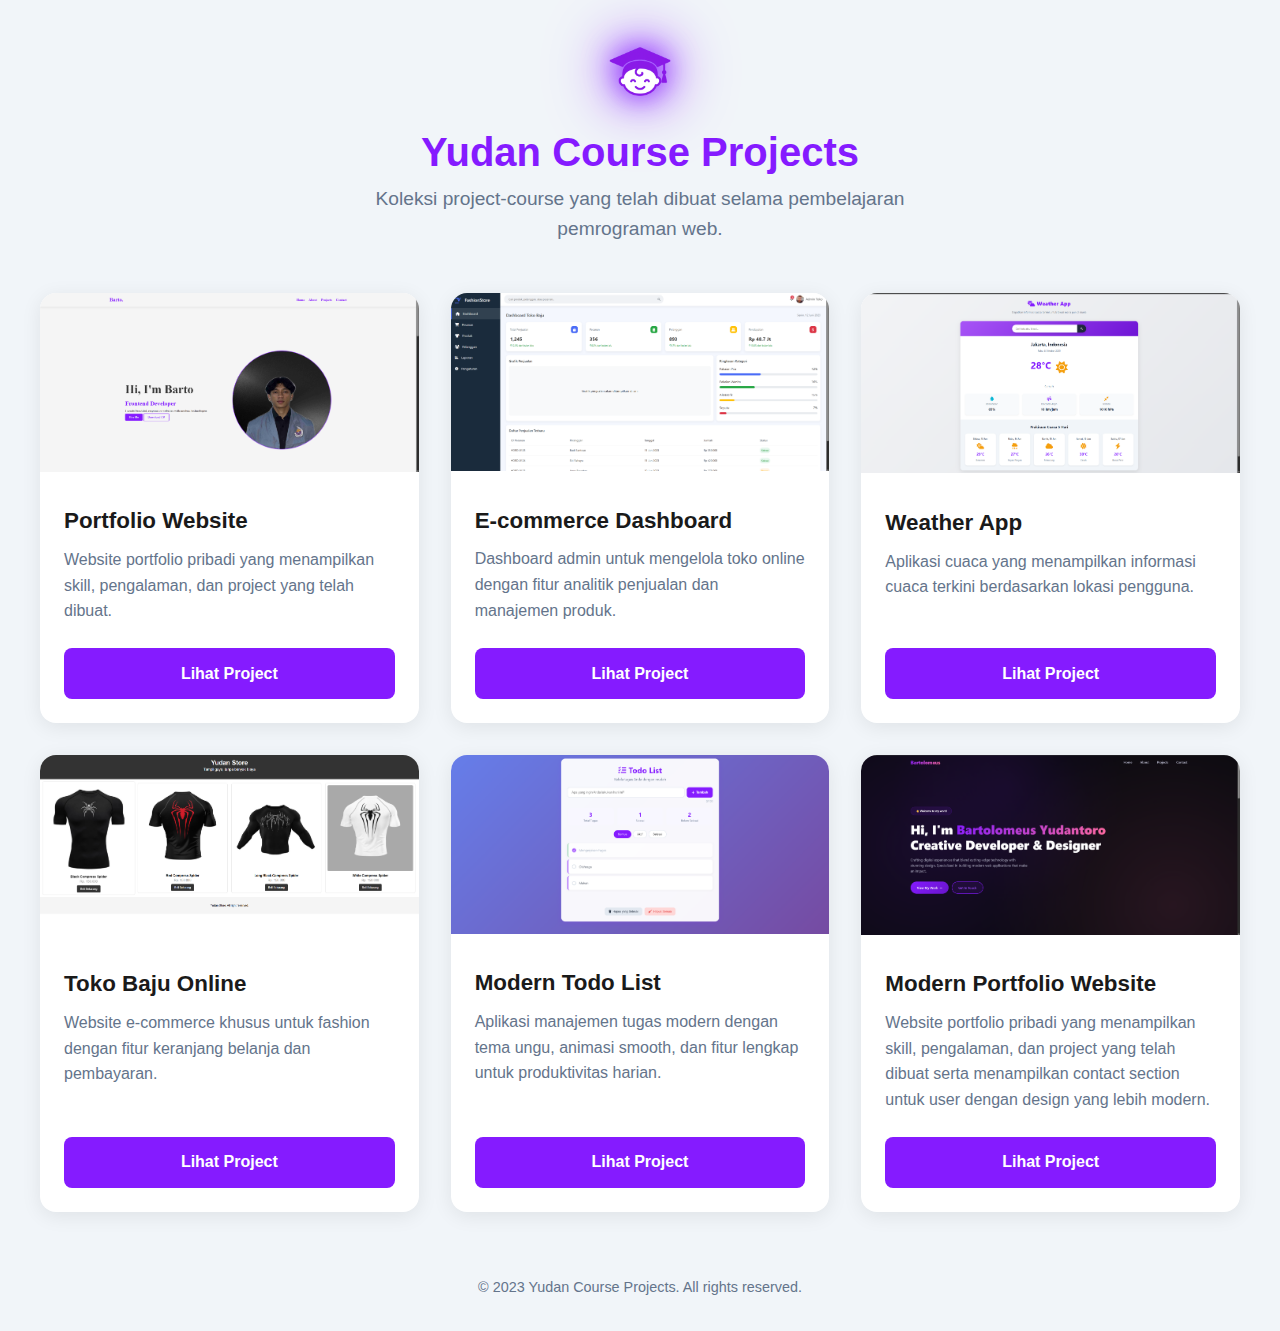
<file: index.html>
<!doctype html>
<html lang="id">

<head>
  <meta charset="UTF-8" />
  <meta name="viewport" content="width=device-width, initial-scale=1.0" />
  <title>Yudan Course Projects</title>
  <link rel="icon" href="favicon.svg" type="image/svg+xml" />
  <link rel="stylesheet" href="style.css" />
  <link href="https://cdnjs.cloudflare.com/ajax/libs/font-awesome/6.0.0/css/all.min.css" rel="stylesheet">
</head>

<body>
  <div class="container">
    <header>
      <img src="/assets/yudan-course-logo-nobg.png" alt="Yudan Course Logo" class="glow-img" />
      <div class="logo-text">Yudan Course Projects</div>
      <p class="tagline">
        Koleksi project-course yang telah dibuat selama pembelajaran
        pemrograman web.
      </p>
    </header>

    <div class="projects-grid">
      <div class="project-card">
        <div class="project-image">
          <img src="assets/thumbnail/portfolio1.png" />
        </div>
        <div class="project-content">
          <h3 class="project-title">Portfolio Website</h3>
          <p class="project-description">
            Website portfolio pribadi yang menampilkan skill, pengalaman, dan
            project yang telah dibuat.
          </p>
          <a href="portfolio/index.html" class="project-link">Lihat Project</a>
        </div>
      </div>

      <div class="project-card">
        <div class="project-image">
          <img src="assets/thumbnail/dashboard.png" />
        </div>
        <div class="project-content">
          <h3 class="project-title">E-commerce Dashboard</h3>
          <p class="project-description">
            Dashboard admin untuk mengelola toko online dengan fitur analitik
            penjualan dan manajemen produk.
          </p>
          <a href="dashboard-ecommerce/index.html" class="project-link">Lihat Project</a>
        </div>
      </div>

      <div class="project-card">
        <div class="project-image">
          <img src="assets/thumbnail/weather-app.png" />
        </div>
        <div class="project-content">
          <h3 class="project-title">Weather App</h3>
          <p class="project-description">
            Aplikasi cuaca yang menampilkan informasi cuaca terkini
            berdasarkan lokasi pengguna.
          </p>
          <a href="weather-app/index.html" class="project-link">Lihat Project</a>
        </div>
      </div>

      <div class="project-card">
        <div class="project-image">
          <img src="assets/thumbnail/toko-baju.png" />
        </div>
        <div class="project-content">
          <h3 class="project-title">Toko Baju Online</h3>
          <p class="project-description">
            Website e-commerce khusus untuk fashion dengan fitur keranjang
            belanja dan pembayaran.
          </p>
          <a href="toko-baju/index.html" class="project-link">Lihat Project</a>
        </div>
      </div>

      <!-- Todo List Card -->
      <div class="project-card">
        <div class="project-image">
          <img src="assets/thumbnail/todo.png" />

        </div>
        <div class="project-content">
          <h3 class="project-title">Modern Todo List</h3>
          <p class="project-description">
            Aplikasi manajemen tugas modern dengan tema ungu, animasi smooth, dan fitur lengkap untuk produktivitas
            harian.
          </p>

          <a href="todo-app/index.html" class="project-link">Lihat Project</a>
        </div>
      </div>
      <div class="project-card">
        <div class="project-image">
          <img src="assets/thumbnail/portfolio2.png" />
        </div>
        <div class="project-content">
          <h3 class="project-title">Modern Portfolio Website</h3>
          <p class="project-description">
            Website portfolio pribadi yang menampilkan skill, pengalaman, dan
            project yang telah dibuat serta menampilkan contact section untuk user dengan design yang lebih modern.
          </p>
          <a href="portfolio2/index.html" class="project-link">Lihat Project</a>
        </div>
      </div>
    </div>

    <footer>
      <p>© 2023 Yudan Course Projects. All rights reserved.</p>
    </footer>
  </div>
</body>

</html>
</file>
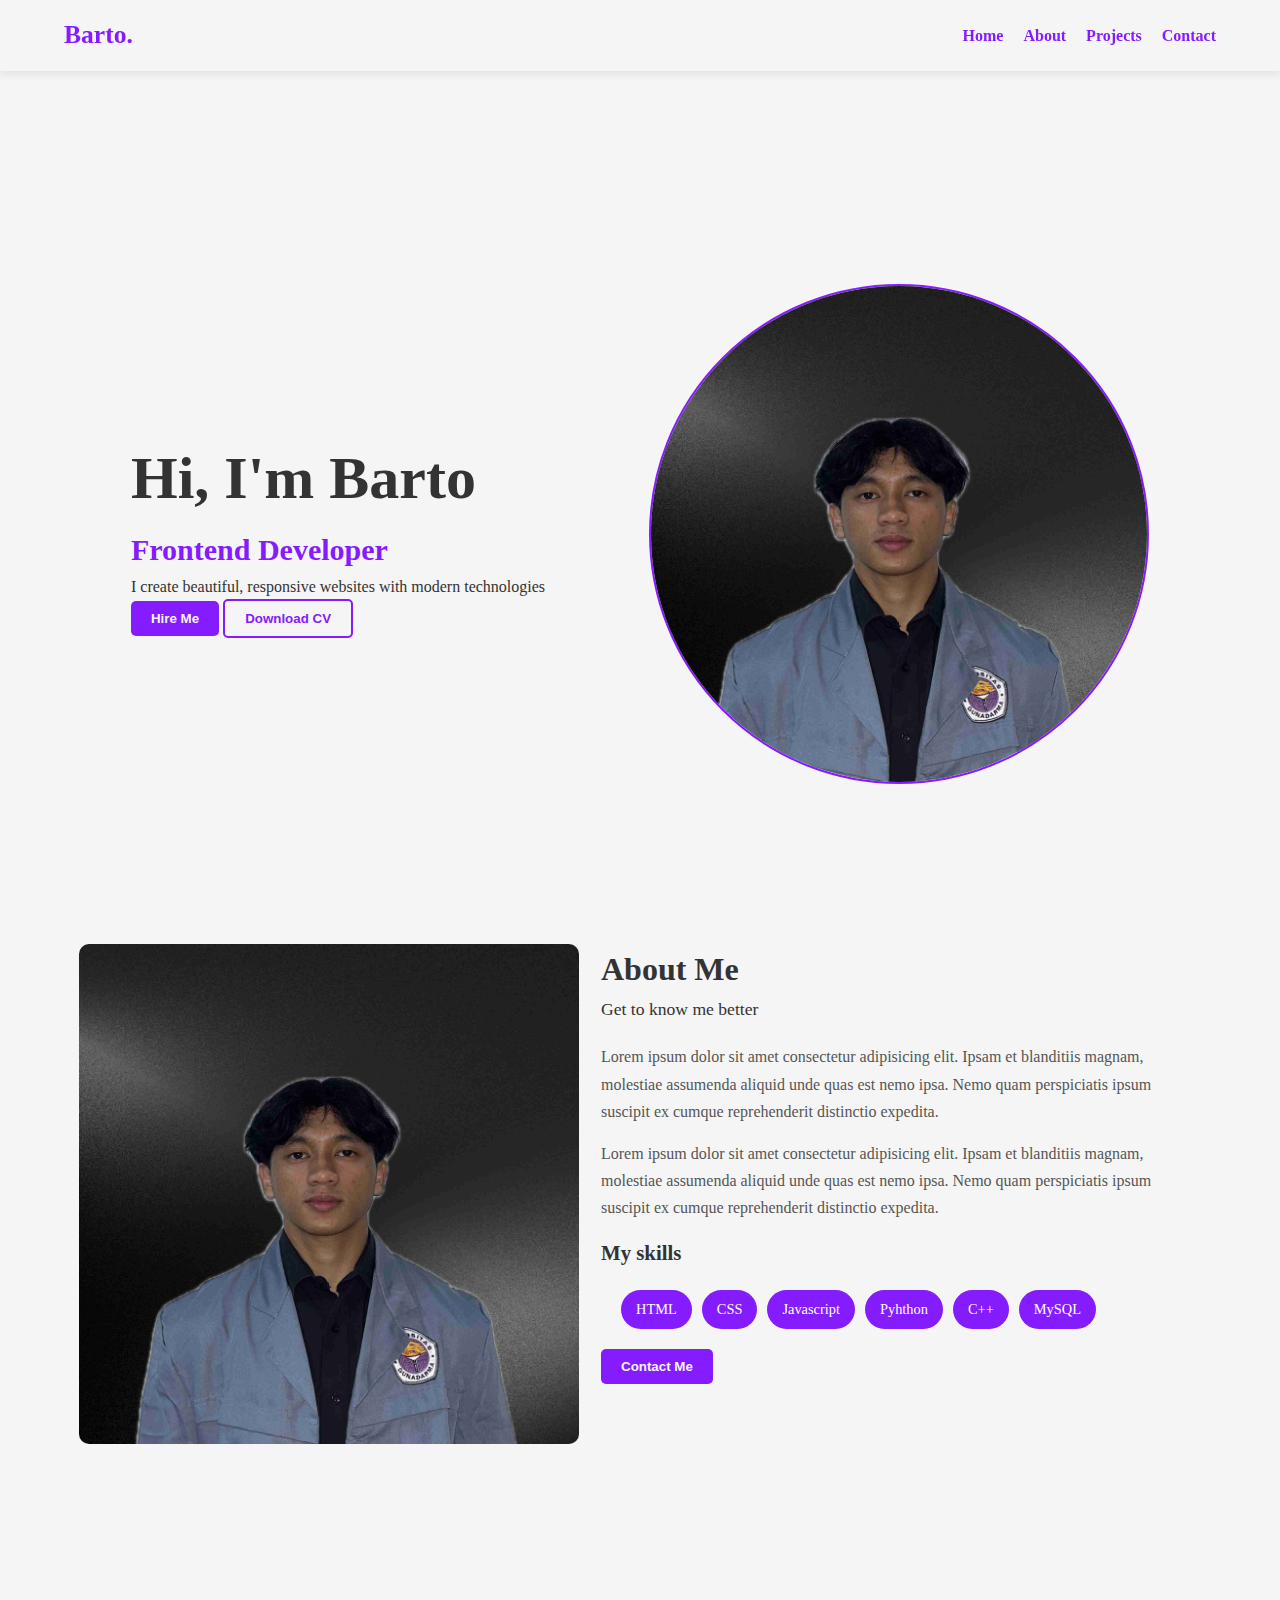
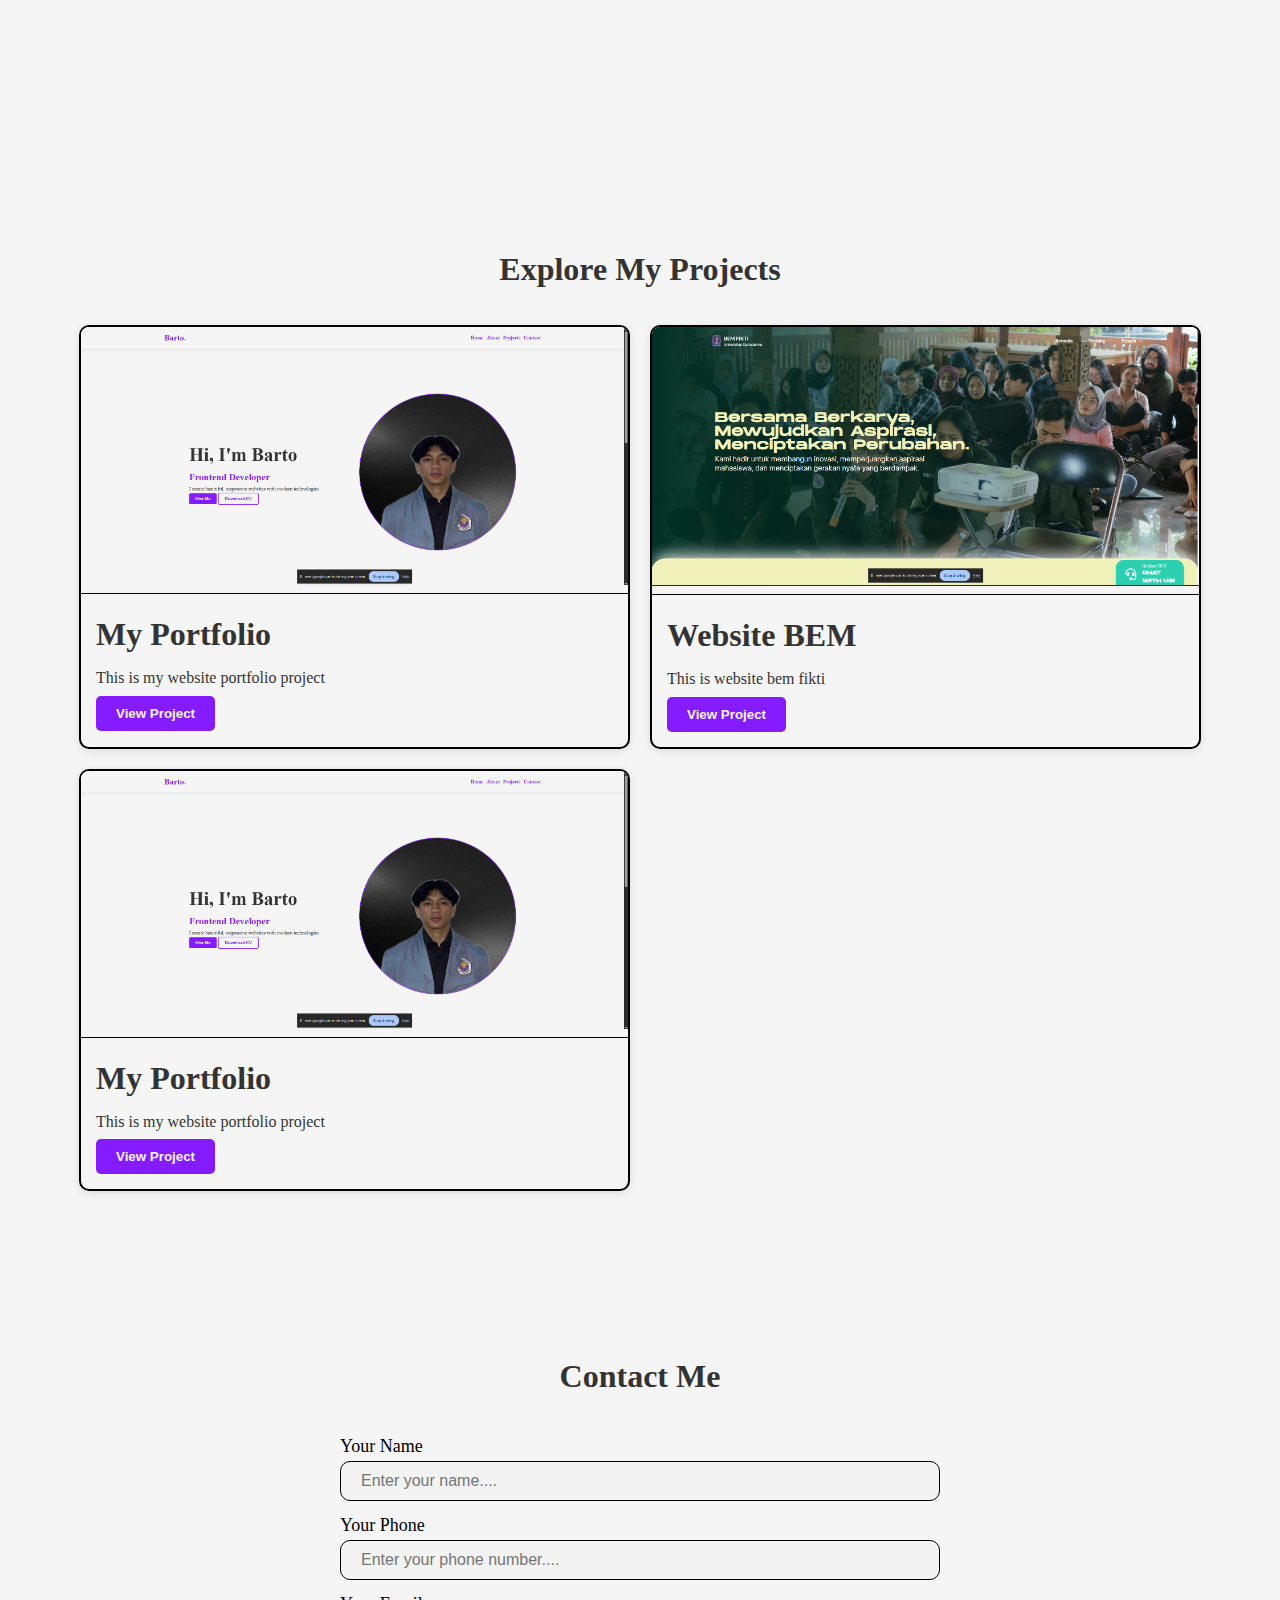
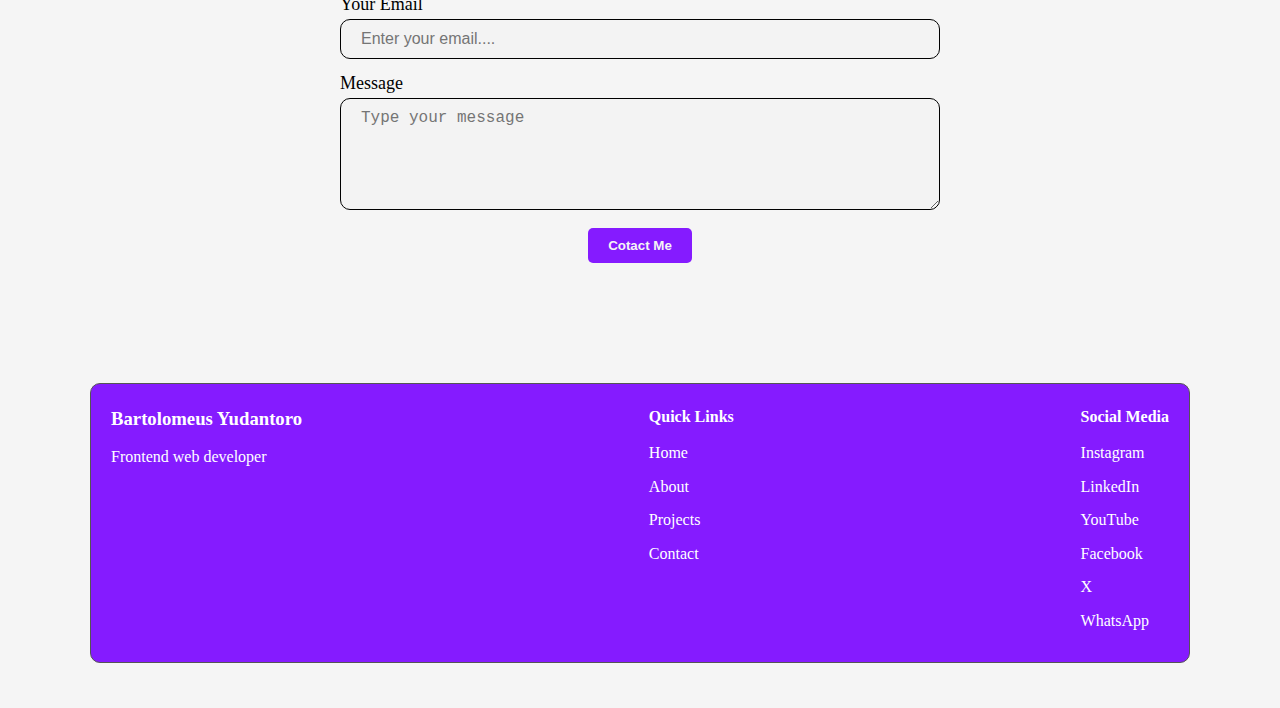
<file: Portfolio/index.html>
<!doctype html>
<html lang="en">

<head>
  <meta charset="UTF-8" />
  <meta name="viewport" content="width=device-width, initial-scale=1.0" />
  <title>Barto</title>
  <link rel="stylesheet" href="style.css" />
  <link rel="icon" href="/favicon.svg" type="image/svg+xml" />
</head>

<body>
  <!-- NAVBAR START -->
  <nav class="navbar">
    <div class="container">
      <a class="logo" href="">Barto.</a>

      <!-- Desktop Menu -->
      <ul class="nav-links desktop-nav">
        <li><a href="#home">Home</a></li>
        <li><a href="#about">About</a></li>
        <li><a href="#projects">Projects</a></li>
        <li><a href="#contact">Contact</a></li>
      </ul>

      <!-- Mobile Menu Trigger -->
      <div class="hamburger">
        <span class="line"></span>
        <span class="line"></span>
        <span class="line"></span>
      </div>
    </div>

    <!-- Mobile Dropdown -->
    <ul class="nav-links mobile-nav">
      <li><a href="#home">Home</a></li>
      <li><a href="#about">About</a></li>
      <li><a href="#projects">Projects</a></li>
      <li><a href="#contact">Contact</a></li>
    </ul>
  </nav>

  <!-- NAVBAR END -->

  <!-- HERO SECTION/HOME START -->

  <section id="home" class="hero">
    <div class="container">
      <div class="hero-content">
        <h1>Hi, I'm Barto</h1>
        <h2>Frontend Developer</h2>
        <p>
          I create beautiful, responsive websites with modern technologies
        </p>
        <div>
          <button class="btn btn-primary">Hire Me</button>
          <a href="yudan.jpg">
            <button class="btn btn-secondary">Download CV</button>
          </a>
        </div>
      </div>

      <div class="hero-image">
        <img src="yudan.jpg" alt="berto-img" />
      </div>
    </div>
  </section>

  <!-- HERO SECTION/HOME END -->

  <!-- ABOUT SECTION START -->

  <section id="about" class="about">
    <div class="container">
      <div class="about-image">
        <img src="yudan.jpg" alt="about barto" />
      </div>

      <div class="about-content">
        <h1 class="section-title">About Me</h1>
        <p class="section-subtitle">Get to know me better</p>
        <div class="about-text">
          <p>
            Lorem ipsum dolor sit amet consectetur adipisicing elit. Ipsam et
            blanditiis magnam, molestiae assumenda aliquid unde quas est nemo
            ipsa. Nemo quam perspiciatis ipsum suscipit ex cumque
            reprehenderit distinctio expedita.
          </p>
          <p>
            Lorem ipsum dolor sit amet consectetur adipisicing elit. Ipsam et
            blanditiis magnam, molestiae assumenda aliquid unde quas est nemo
            ipsa. Nemo quam perspiciatis ipsum suscipit ex cumque
            reprehenderit distinctio expedita.
          </p>
        </div>

        <div class="skills">
          <h3>My skills</h3>
          <div class="skills-container">
            <span class="skill">HTML</span>
            <span class="skill">CSS</span>
            <span class="skill">Javascript</span>
            <span class="skill">Pyhthon</span>
            <span class="skill">C++</span>
            <span class="skill">MySQL</span>
          </div>
        </div>

        <button class="btn btn-primary">Contact Me</button>
      </div>
    </div>
  </section>

  <!-- ABOUT SECTION END -->

  <!-- PROJECTS SECTION START -->

  <section id="projects" class="projects">
    <h1 class="section-title">Explore My Projects</h1>
    <div class="container">
      <div class="project-card">
        <div class="project-image">
          <img src="project1.png" alt="project 1" />
        </div>
        <div class="project-detail">
          <h1>My Portfolio</h1>
          <p>This is my website portfolio project</p>
          <a href="#">
            <button class="btn btn-primary">View Project</button>
          </a>
        </div>
      </div>
      <div class="project-card">
        <div class="project-image">
          <img src="project2.png" alt="project 1" />
        </div>
        <div class="project-detail">
          <h1>Website BEM</h1>
          <p>This is website bem fikti</p>
          <a href="#">
            <button class="btn btn-primary">View Project</button>
          </a>
        </div>
      </div>
      <div class="project-card">
        <div class="project-image">
          <img src="project1.png" alt="project 1" />
        </div>
        <div class="project-detail">
          <h1>My Portfolio</h1>
          <p>This is my website portfolio project</p>
          <a href="#">
            <button class="btn btn-primary">View Project</button>
          </a>
        </div>
      </div>
    </div>
  </section>

  <!-- PROJECTS SECTION END -->

  <!-- CONTACT SECTION START -->

  <section id="contact" class="contact">
    <h1 class="section-title">Contact Me</h1>
    <div class="container">
      <div class="input-wrapper">
        <p>Your Name</p>
        <input type="text" placeholder="Enter your name...." />
      </div>
      <div class="input-wrapper">
        <p>Your Phone</p>
        <input type="text" placeholder="Enter your phone number...." />
      </div>
      <div class="input-wrapper">
        <p>Your Email</p>
        <input type="text" placeholder="Enter your email...." />
      </div>
      <div class="input-wrapper">
        <p>Message</p>
        <textarea rows="5" placeholder="Type your message"></textarea>
      </div>
      <button class="btn btn-primary">Cotact Me</button>
    </div>
  </section>

  <!-- CONTACT SECTION END -->

  <!-- Footer -->
  <footer class="footer">
    <div class="footer-container">
      <div class="footer-section">
        <h3>Bartolomeus Yudantoro</h3>
        <p>Frontend web developer</p>
      </div>

      <div class="footer-section">
        <h4>Quick Links</h4>
        <ul>
          <li><a href="#">Home</a></li>
          <li><a href="#">About</a></li>
          <li><a href="#">Projects</a></li>
          <li><a href="#">Contact</a></li>
        </ul>
      </div>

      <div class="footer-section">
        <h4>Social Media</h4>
        <ul>
          <li><a href="#">Instagram</a></li>
          <li><a href="#">LinkedIn</a></li>
          <li><a href="#">YouTube</a></li>
          <li><a href="#">Facebook</a></li>
          <li><a href="#">X</a></li>
          <li><a href="#">WhatsApp</a></li>
        </ul>
      </div>
    </div>
  </footer>

  <script src="script.js"></script>
</body>

</html>
</file>
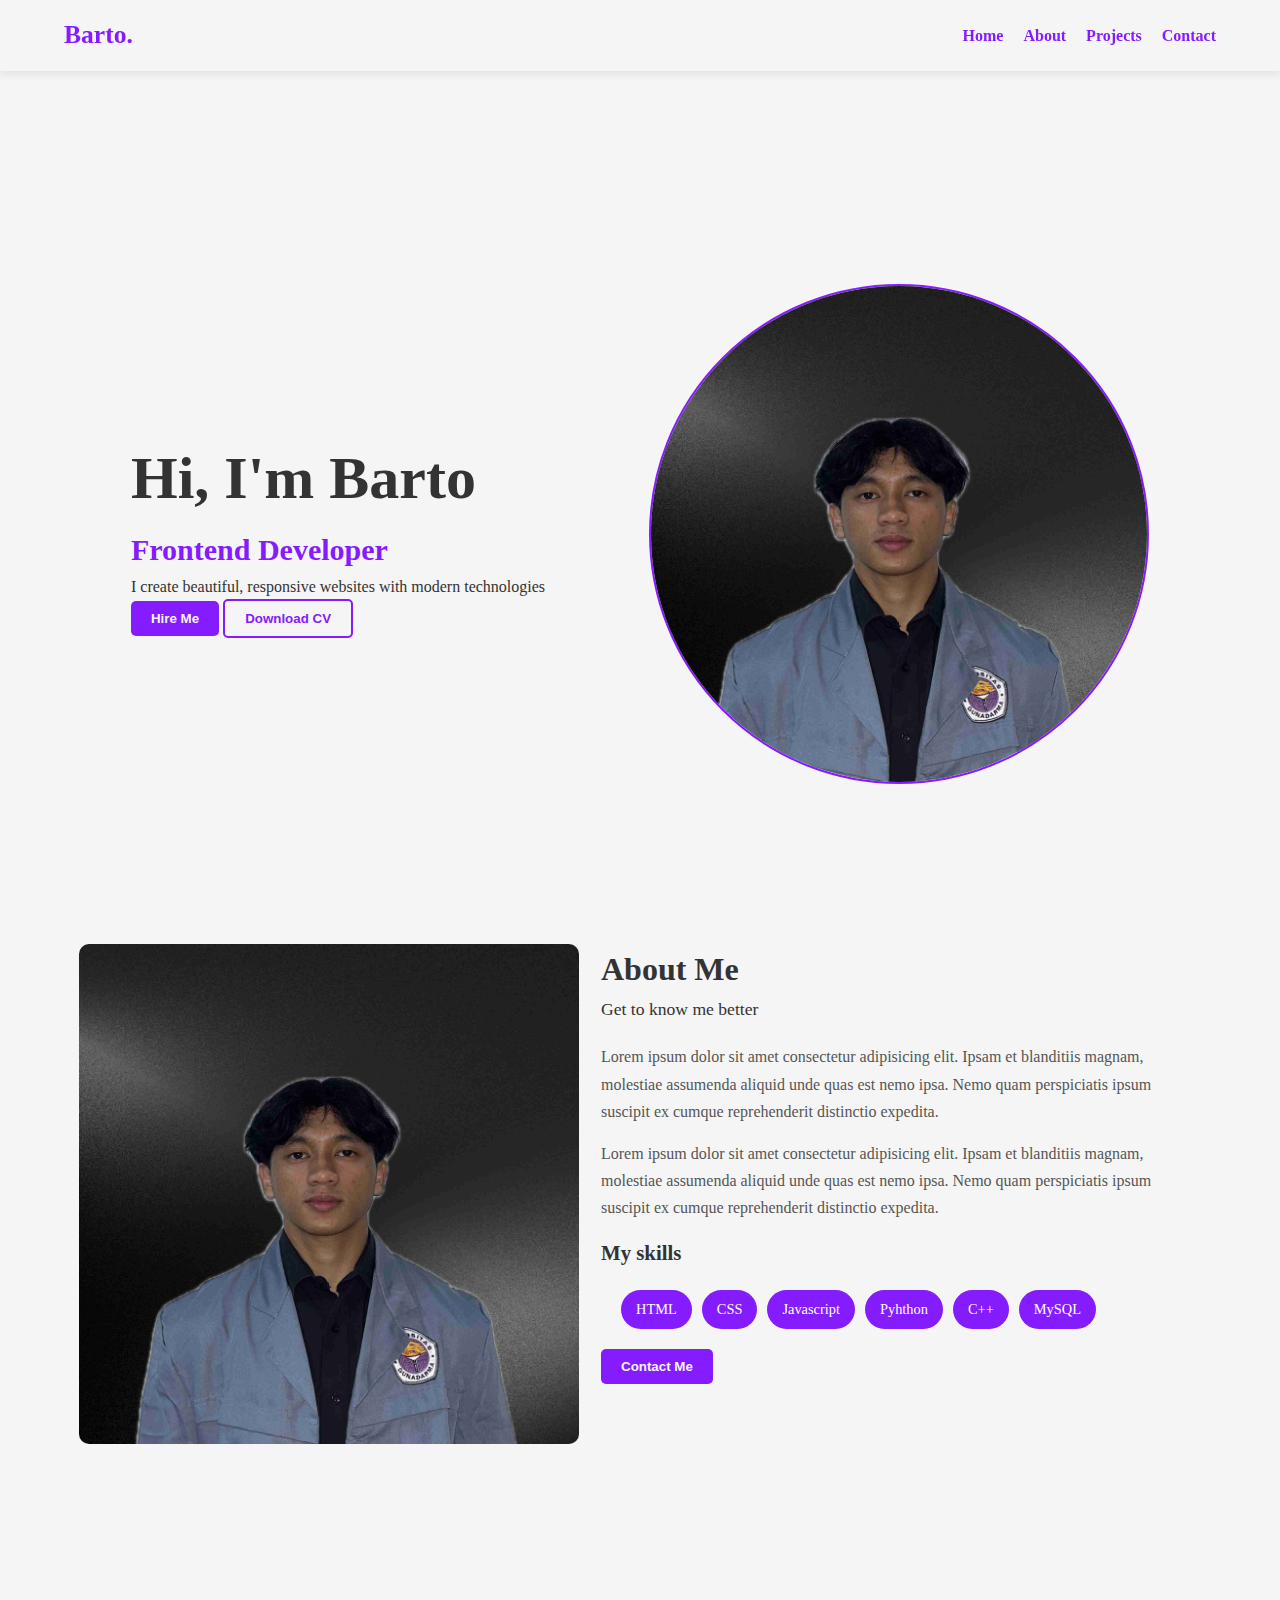
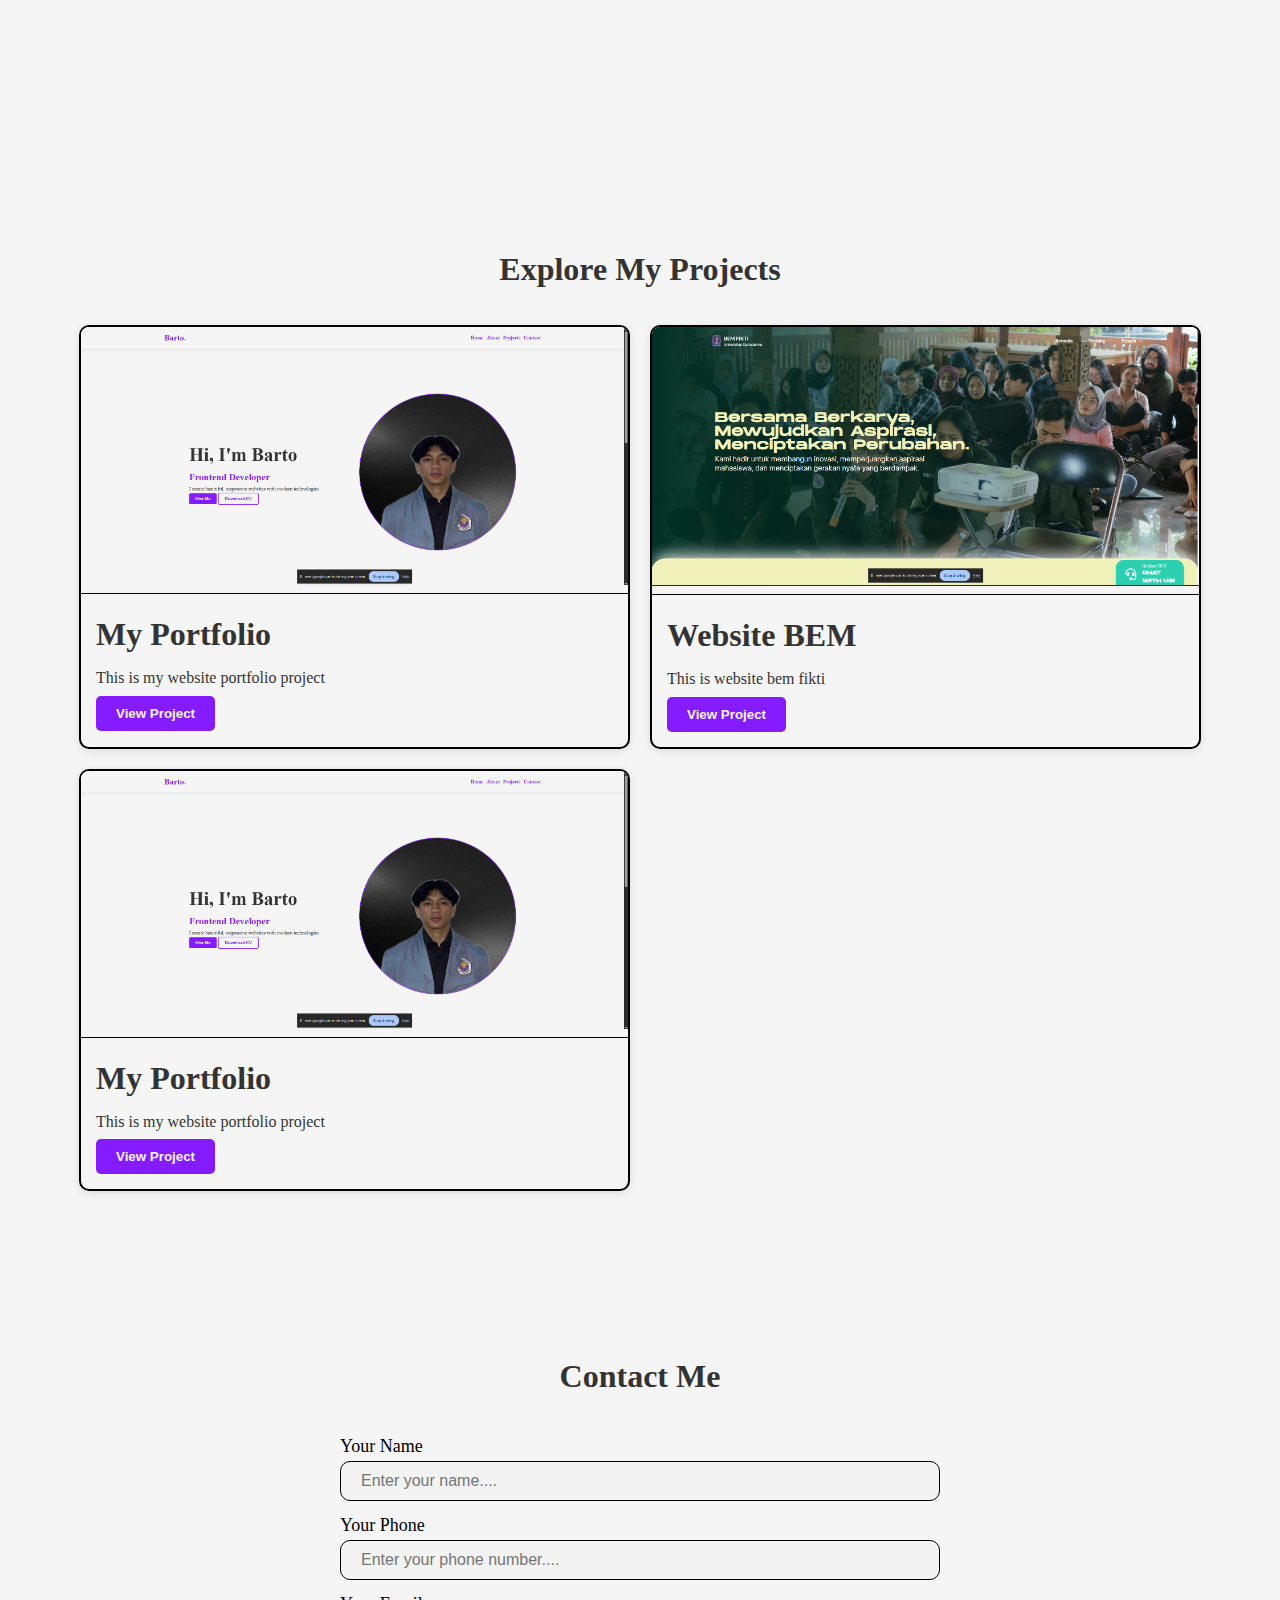
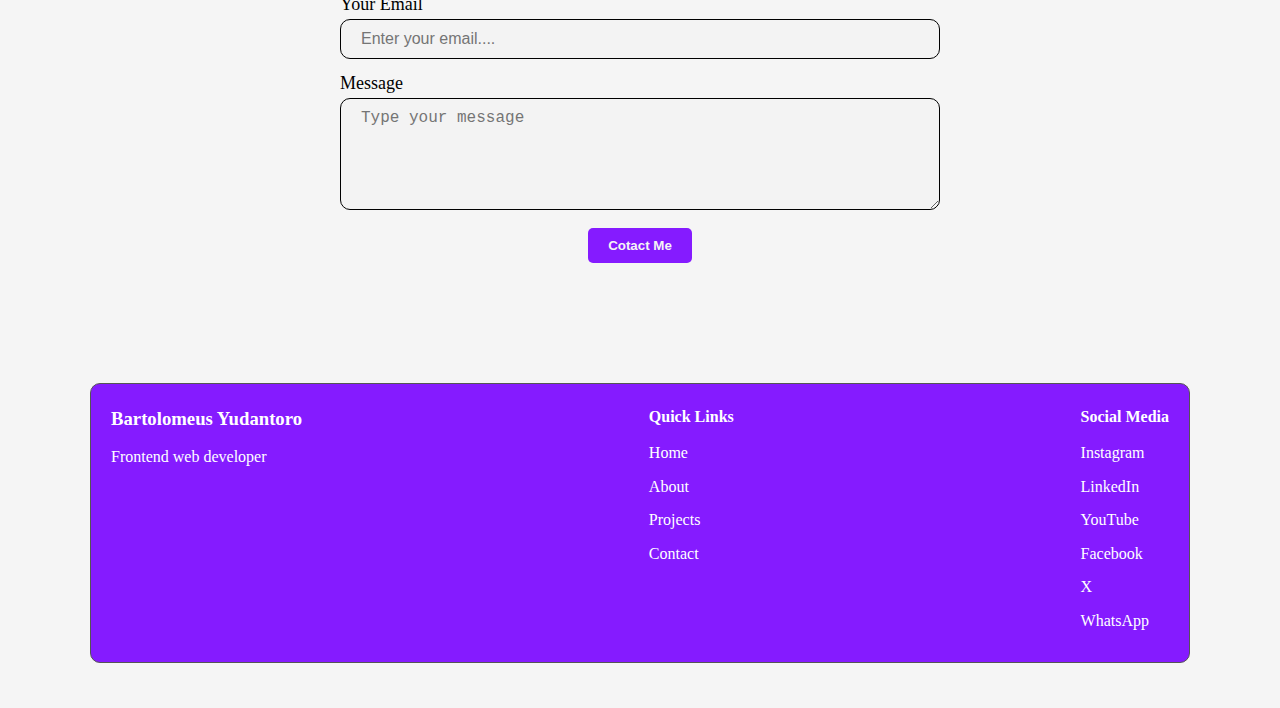
<file: portfolio/index.html>
<!doctype html>
<html lang="en">

<head>
  <meta charset="UTF-8" />
  <meta name="viewport" content="width=device-width, initial-scale=1.0" />
  <title>Bartolomeus - Portfolio</title>
  <link rel="stylesheet" href="style.css" />
  <link rel="icon" href="/favicon.svg" type="image/svg+xml" />
</head>

<body>
  <!-- NAVBAR START -->
  <nav class="navbar">
    <div class="container">
      <a class="logo" href="">Barto.</a>

      <!-- Desktop Menu -->
      <ul class="nav-links desktop-nav">
        <li><a href="#home">Home</a></li>
        <li><a href="#about">About</a></li>
        <li><a href="#projects">Projects</a></li>
        <li><a href="#contact">Contact</a></li>
      </ul>

      <!-- Mobile Menu Trigger -->
      <div class="hamburger">
        <span class="line"></span>
        <span class="line"></span>
        <span class="line"></span>
      </div>
    </div>

    <!-- Mobile Dropdown -->
    <ul class="nav-links mobile-nav">
      <li><a href="#home">Home</a></li>
      <li><a href="#about">About</a></li>
      <li><a href="#projects">Projects</a></li>
      <li><a href="#contact">Contact</a></li>
    </ul>
  </nav>

  <!-- NAVBAR END -->

  <!-- HERO SECTION/HOME START -->

  <section id="home" class="hero">
    <div class="container">
      <div class="hero-content">
        <h1>Hi, I'm Barto</h1>
        <h2>Frontend Developer</h2>
        <p>
          I create beautiful, responsive websites with modern technologies
        </p>
        <div>
          <button class="btn btn-primary">Hire Me</button>
          <a href="yudan.jpg">
            <button class="btn btn-secondary">Download CV</button>
          </a>
        </div>
      </div>

      <div class="hero-image">
        <img src="yudan.jpg" alt="berto-img" />
      </div>
    </div>
  </section>

  <!-- HERO SECTION/HOME END -->

  <!-- ABOUT SECTION START -->

  <section id="about" class="about">
    <div class="container">
      <div class="about-image">
        <img src="yudan.jpg" alt="about barto" />
      </div>

      <div class="about-content">
        <h1 class="section-title">About Me</h1>
        <p class="section-subtitle">Get to know me better</p>
        <div class="about-text">
          <p>
            Lorem ipsum dolor sit amet consectetur adipisicing elit. Ipsam et
            blanditiis magnam, molestiae assumenda aliquid unde quas est nemo
            ipsa. Nemo quam perspiciatis ipsum suscipit ex cumque
            reprehenderit distinctio expedita.
          </p>
          <p>
            Lorem ipsum dolor sit amet consectetur adipisicing elit. Ipsam et
            blanditiis magnam, molestiae assumenda aliquid unde quas est nemo
            ipsa. Nemo quam perspiciatis ipsum suscipit ex cumque
            reprehenderit distinctio expedita.
          </p>
        </div>

        <div class="skills">
          <h3>My skills</h3>
          <div class="skills-container">
            <span class="skill">HTML</span>
            <span class="skill">CSS</span>
            <span class="skill">Javascript</span>
            <span class="skill">Pyhthon</span>
            <span class="skill">C++</span>
            <span class="skill">MySQL</span>
          </div>
        </div>

        <button class="btn btn-primary">Contact Me</button>
      </div>
    </div>
  </section>

  <!-- ABOUT SECTION END -->

  <!-- PROJECTS SECTION START -->

  <section id="projects" class="projects">
    <h1 class="section-title">Explore My Projects</h1>
    <div class="container">
      <div class="project-card">
        <div class="project-image">
          <img src="project1.png" alt="project 1" />
        </div>
        <div class="project-detail">
          <h1>My Portfolio</h1>
          <p>This is my website portfolio project</p>
          <a href="#">
            <button class="btn btn-primary">View Project</button>
          </a>
        </div>
      </div>
      <div class="project-card">
        <div class="project-image">
          <img src="project2.png" alt="project 1" />
        </div>
        <div class="project-detail">
          <h1>Website BEM</h1>
          <p>This is website bem fikti</p>
          <a href="#">
            <button class="btn btn-primary">View Project</button>
          </a>
        </div>
      </div>
      <div class="project-card">
        <div class="project-image">
          <img src="project1.png" alt="project 1" />
        </div>
        <div class="project-detail">
          <h1>My Portfolio</h1>
          <p>This is my website portfolio project</p>
          <a href="#">
            <button class="btn btn-primary">View Project</button>
          </a>
        </div>
      </div>
    </div>
  </section>

  <!-- PROJECTS SECTION END -->

  <!-- CONTACT SECTION START -->

  <section id="contact" class="contact">
    <h1 class="section-title">Contact Me</h1>
    <div class="container">
      <div class="input-wrapper">
        <p>Your Name</p>
        <input type="text" placeholder="Enter your name...." />
      </div>
      <div class="input-wrapper">
        <p>Your Phone</p>
        <input type="text" placeholder="Enter your phone number...." />
      </div>
      <div class="input-wrapper">
        <p>Your Email</p>
        <input type="text" placeholder="Enter your email...." />
      </div>
      <div class="input-wrapper">
        <p>Message</p>
        <textarea rows="5" placeholder="Type your message"></textarea>
      </div>
      <button class="btn btn-primary">Cotact Me</button>
    </div>
  </section>

  <!-- CONTACT SECTION END -->

  <!-- Footer -->
  <footer class="footer">
    <div class="footer-container">
      <div class="footer-section">
        <h3>Bartolomeus Yudantoro</h3>
        <p>Frontend web developer</p>
      </div>

      <div class="footer-section">
        <h4>Quick Links</h4>
        <ul>
          <li><a href="#">Home</a></li>
          <li><a href="#">About</a></li>
          <li><a href="#">Projects</a></li>
          <li><a href="#">Contact</a></li>
        </ul>
      </div>

      <div class="footer-section">
        <h4>Social Media</h4>
        <ul>
          <li><a href="#">Instagram</a></li>
          <li><a href="#">LinkedIn</a></li>
          <li><a href="#">YouTube</a></li>
          <li><a href="#">Facebook</a></li>
          <li><a href="#">X</a></li>
          <li><a href="#">WhatsApp</a></li>
        </ul>
      </div>
    </div>
  </footer>

  <script src="script.js"></script>
</body>

</html>
</file>
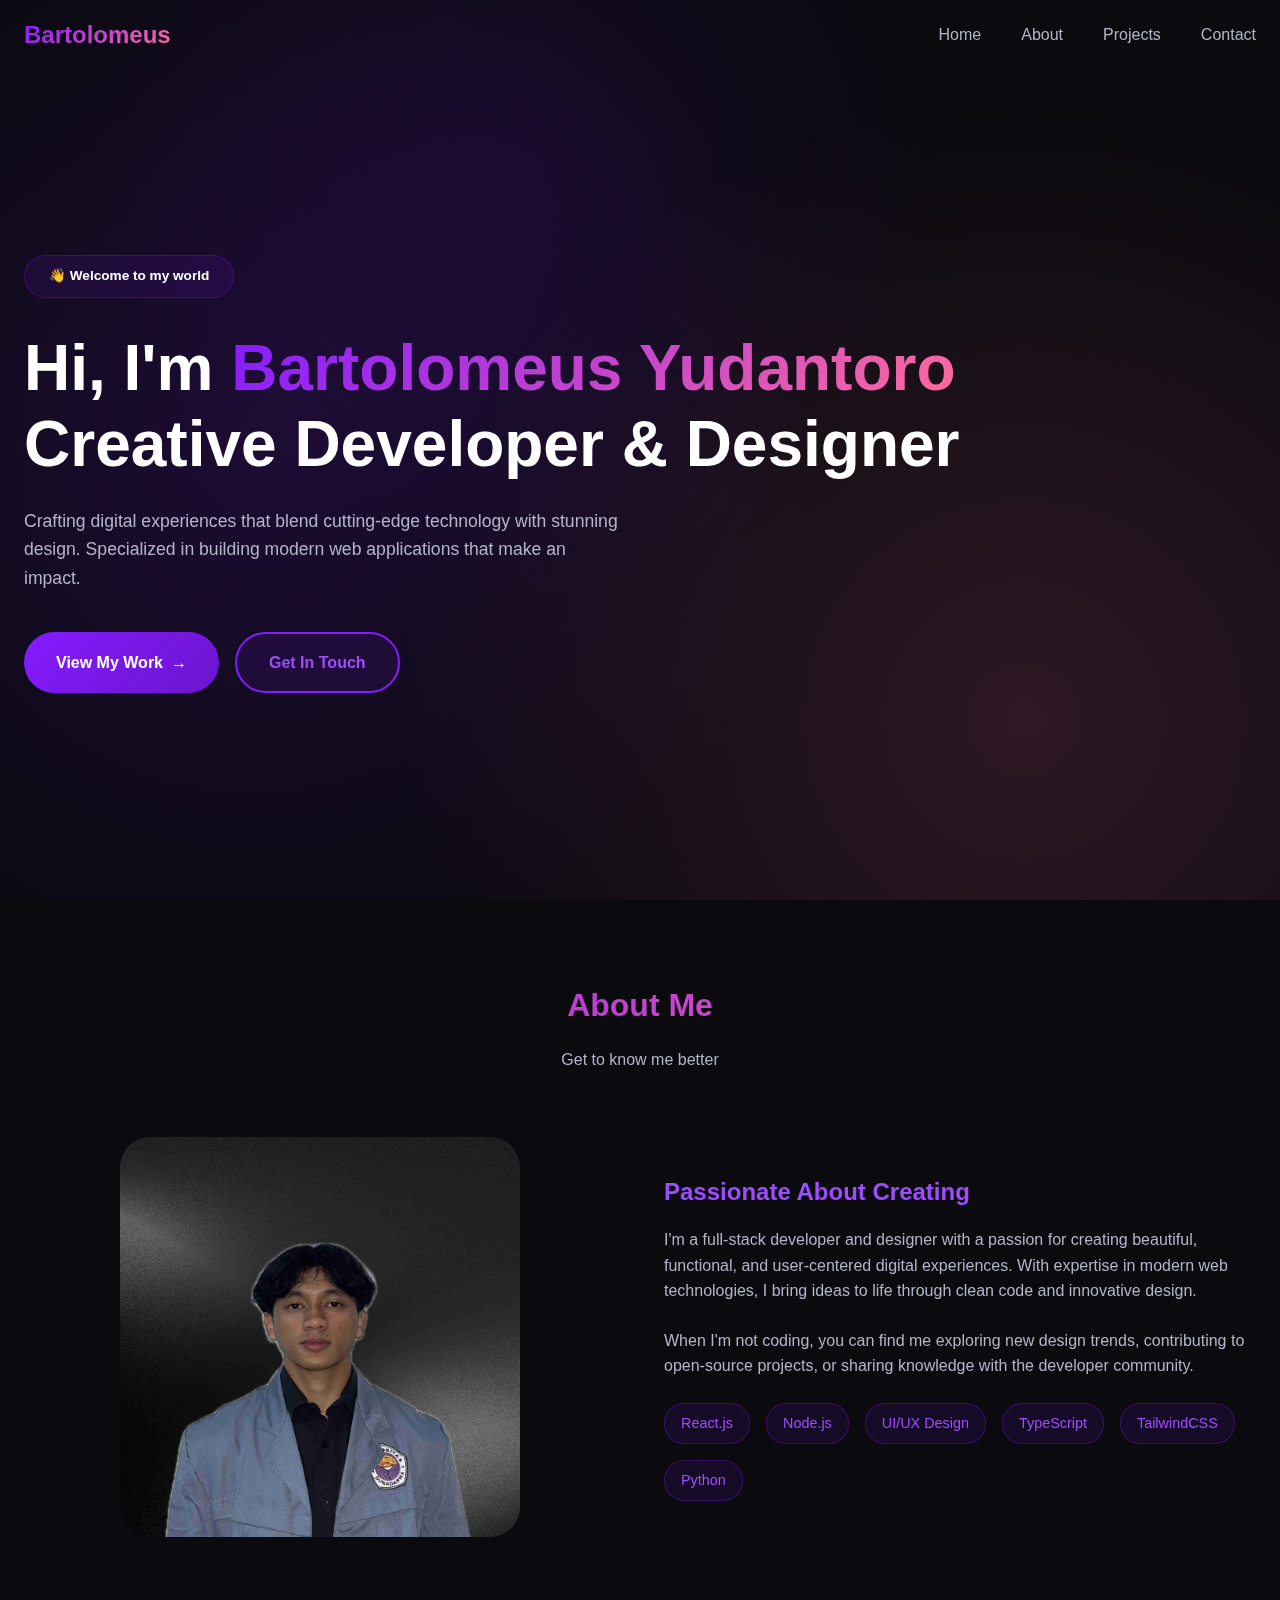
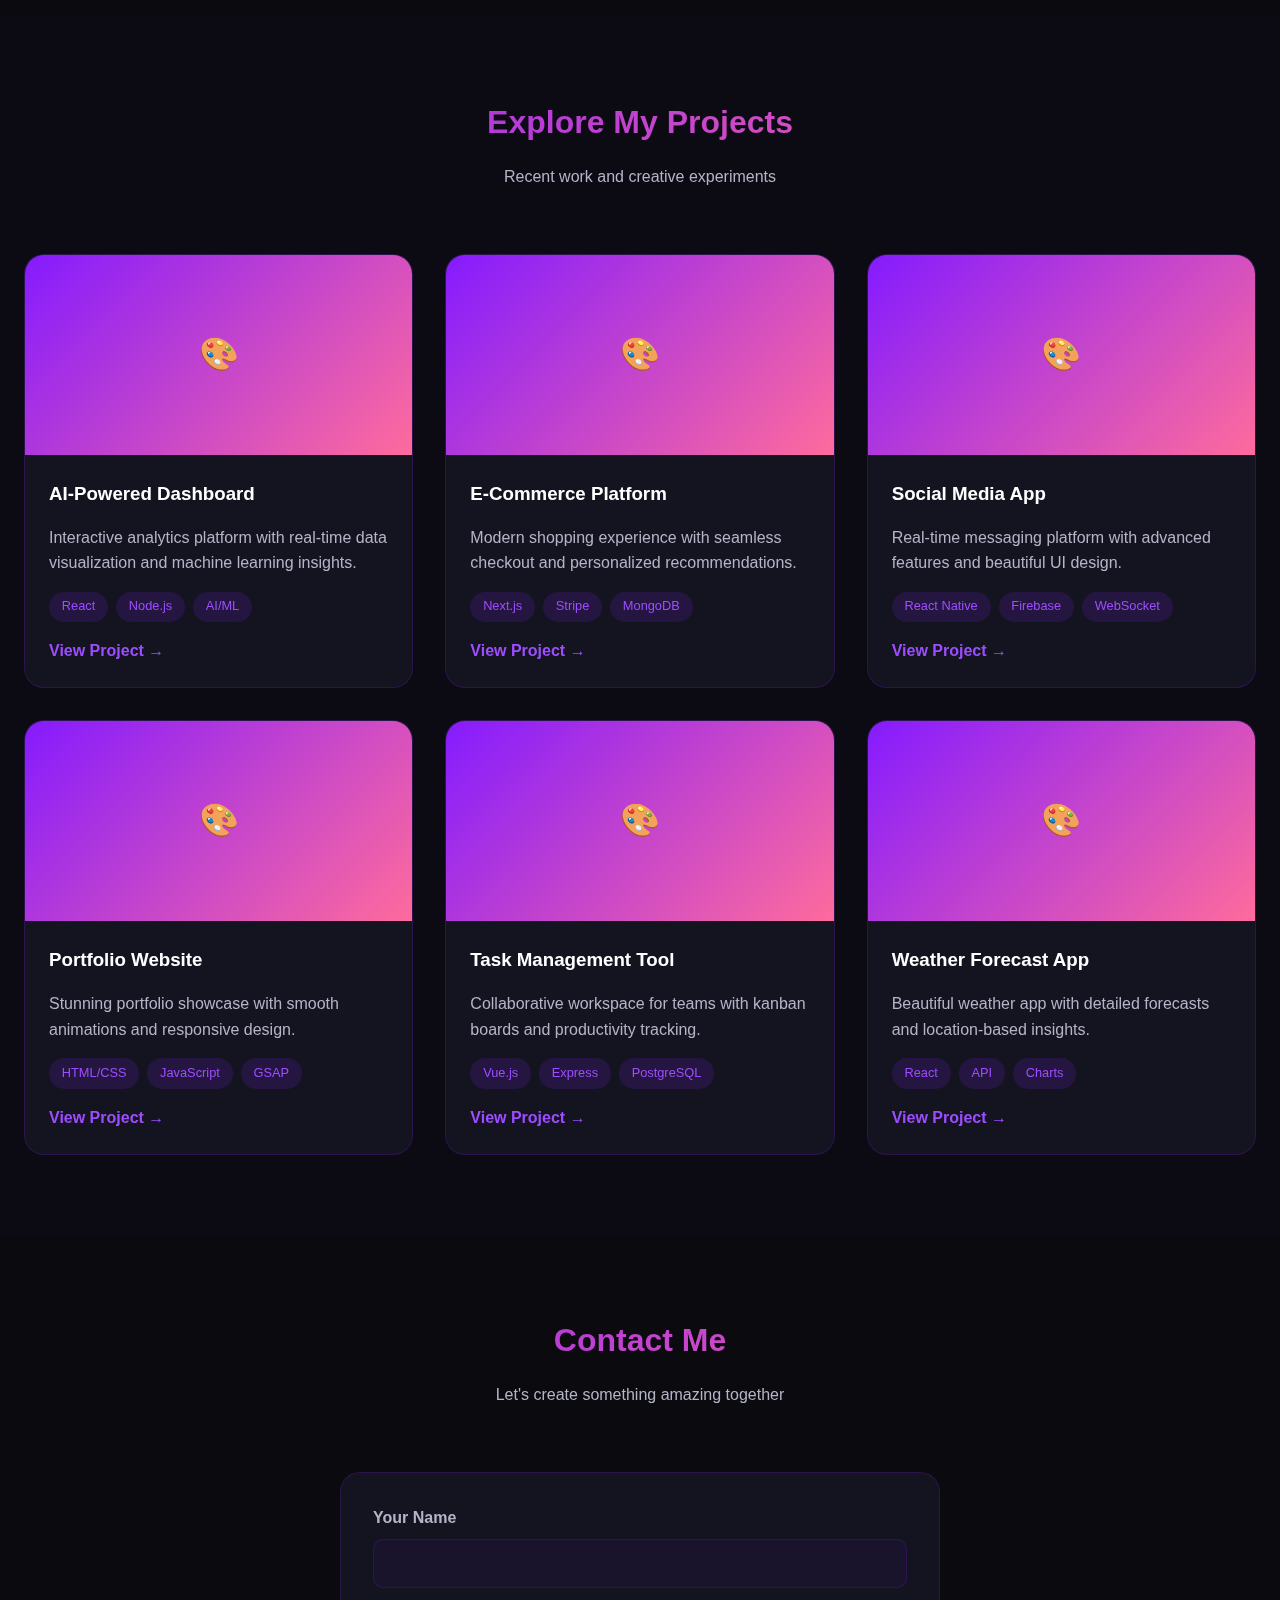
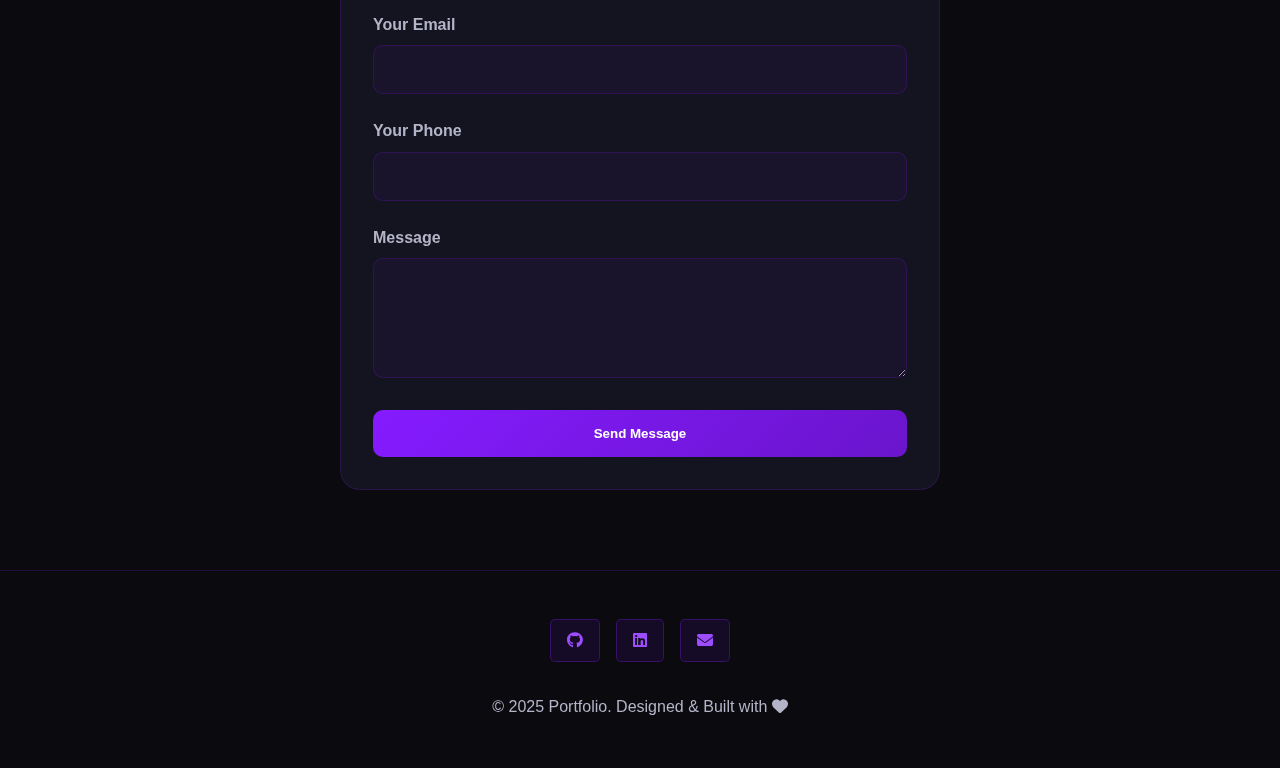
<file: portfolio2/index.html>
<!DOCTYPE html>
<html lang="id">

<head>
    <meta charset="UTF-8">
    <meta name="viewport" content="width=device-width, initial-scale=1.0">
    <title>Barto Portfolio</title>
    <link rel="stylesheet" href="style.css">
    <link rel="stylesheet" href="https://cdnjs.cloudflare.com/ajax/libs/font-awesome/6.4.0/css/all.min.css">

</head>

<body>
    <div class="bg-animated"></div>

    <!-- Navigation -->
    <nav id="navbar">
        <div class="nav-container">
            <div class="logo">Bartolomeus</div>
            <div class="nav-links">
                <a href="#home" class="nav-link active">Home</a>
                <a href="#about" class="nav-link">About</a>
                <a href="#projects" class="nav-link">Projects</a>
                <a href="#contact" class="nav-link">Contact</a>
            </div>
            <button class="menu-btn" id="menuBtn">
                <i class="fas fa-bars"></i>
            </button>
        </div>
    </nav>

    <!-- Mobile Menu -->
    <div class="mobile-menu" id="mobileMenu">
        <button class="close-menu" id="closeMenu">
            <i class="fas fa-times"></i>
        </button>
        <div class="mobile-menu-content">
            <a href="#home" class="mobile-link">
                <span class="link-number">01</span>
                <span class="link-text">Home</span>
            </a>
            <a href="#about" class="mobile-link">
                <span class="link-number">02</span>
                <span class="link-text">About</span>
            </a>
            <a href="#projects" class="mobile-link">
                <span class="link-number">03</span>
                <span class="link-text">Projects</span>
            </a>
            <a href="#contact" class="mobile-link">
                <span class="link-number">04</span>
                <span class="link-text">Contact</span>
            </a>
        </div>

    </div>

    <!-- Hero Section -->
    <section class="hero" id="home">
        <div class="hero-content">
            <div class="hero-badge">👋 Welcome to my world</div>
            <h1>
                Hi, I'm <span class="gradient-text">Bartolomeus Yudantoro</span><br>
                Creative Developer & Designer
            </h1>
            <p>
                Crafting digital experiences that blend cutting-edge technology with stunning design.
                Specialized in building modern web applications that make an impact.
            </p>
            <div class="hero-buttons">
                <a href="#projects" class="btn btn-primary">
                    View My Work
                    <span>→</span>
                </a>
                <a href="#contact" class="btn btn-secondary">
                    Get In Touch
                </a>
            </div>
        </div>
    </section>

    <!-- About Section -->
    <section class="about fade-in" id="about">
        <div class="container">
            <h2 class="section-title">About Me</h2>
            <p class="section-subtitle">Get to know me better</p>

            <div class="about-content">
                <img src="yudan.jpg" class="about-image"></img>
                <div class="about-text">
                    <h3>Passionate About Creating</h3>
                    <p>
                        I'm a full-stack developer and designer with a passion for creating beautiful,
                        functional, and user-centered digital experiences. With expertise in modern web
                        technologies, I bring ideas to life through clean code and innovative design.
                    </p>
                    <p>
                        When I'm not coding, you can find me exploring new design trends, contributing
                        to open-source projects, or sharing knowledge with the developer community.
                    </p>
                    <div class="skills">
                        <span class="skill-tag">React.js</span>
                        <span class="skill-tag">Node.js</span>
                        <span class="skill-tag">UI/UX Design</span>
                        <span class="skill-tag">TypeScript</span>
                        <span class="skill-tag">TailwindCSS</span>
                        <span class="skill-tag">Python</span>
                    </div>
                </div>
            </div>
        </div>
    </section>

    <!-- Projects Section -->
    <section class="projects fade-in" id="projects">
        <div class="container">
            <h2 class="section-title">Explore My Projects</h2>
            <p class="section-subtitle">Recent work and creative experiments</p>

            <div class="projects-grid">
                <div class="project-card">
                    <div class="project-image"></div>
                    <div class="project-content">
                        <h3>AI-Powered Dashboard</h3>
                        <p>Interactive analytics platform with real-time data visualization and machine learning
                            insights.</p>
                        <div class="project-tags">
                            <span class="project-tag">React</span>
                            <span class="project-tag">Node.js</span>
                            <span class="project-tag">AI/ML</span>
                        </div>
                        <a href="#" class="project-link">
                            View Project →
                        </a>
                    </div>
                </div>

                <div class="project-card">
                    <div class="project-image"></div>
                    <div class="project-content">
                        <h3>E-Commerce Platform</h3>
                        <p>Modern shopping experience with seamless checkout and personalized recommendations.</p>
                        <div class="project-tags">
                            <span class="project-tag">Next.js</span>
                            <span class="project-tag">Stripe</span>
                            <span class="project-tag">MongoDB</span>
                        </div>
                        <a href="#" class="project-link">
                            View Project →
                        </a>
                    </div>
                </div>

                <div class="project-card">
                    <div class="project-image"></div>
                    <div class="project-content">
                        <h3>Social Media App</h3>
                        <p>Real-time messaging platform with advanced features and beautiful UI design.</p>
                        <div class="project-tags">
                            <span class="project-tag">React Native</span>
                            <span class="project-tag">Firebase</span>
                            <span class="project-tag">WebSocket</span>
                        </div>
                        <a href="#" class="project-link">
                            View Project →
                        </a>
                    </div>
                </div>

                <div class="project-card">
                    <div class="project-image"></div>
                    <div class="project-content">
                        <h3>Portfolio Website</h3>
                        <p>Stunning portfolio showcase with smooth animations and responsive design.</p>
                        <div class="project-tags">
                            <span class="project-tag">HTML/CSS</span>
                            <span class="project-tag">JavaScript</span>
                            <span class="project-tag">GSAP</span>
                        </div>
                        <a href="#" class="project-link">
                            View Project →
                        </a>
                    </div>
                </div>

                <div class="project-card">
                    <div class="project-image"></div>
                    <div class="project-content">
                        <h3>Task Management Tool</h3>
                        <p>Collaborative workspace for teams with kanban boards and productivity tracking.</p>
                        <div class="project-tags">
                            <span class="project-tag">Vue.js</span>
                            <span class="project-tag">Express</span>
                            <span class="project-tag">PostgreSQL</span>
                        </div>
                        <a href="#" class="project-link">
                            View Project →
                        </a>
                    </div>
                </div>

                <div class="project-card">
                    <div class="project-image"></div>
                    <div class="project-content">
                        <h3>Weather Forecast App</h3>
                        <p>Beautiful weather app with detailed forecasts and location-based insights.</p>
                        <div class="project-tags">
                            <span class="project-tag">React</span>
                            <span class="project-tag">API</span>
                            <span class="project-tag">Charts</span>
                        </div>
                        <a href="#" class="project-link">
                            View Project →
                        </a>
                    </div>
                </div>
            </div>
        </div>
    </section>

    <!-- Contact Section -->
    <section class="contact fade-in" id="contact">
        <div class="container">
            <h2 class="section-title">Contact Me</h2>
            <p class="section-subtitle">Let's create something amazing together</p>

            <div class="contact-content">
                <form class="contact-form" id="contactForm">
                    <div class="form-group">
                        <label for="name">Your Name</label>
                        <input type="text" id="name" name="name" required>
                    </div>
                    <div class="form-group">
                        <label for="email">Your Email</label>
                        <input type="email" id="email" name="email" required>
                    </div>
                    <div class="form-group">
                        <label for="phone">Your Phone</label>
                        <input type="tel" id="phone" name="phone">
                    </div>
                    <div class="form-group">
                        <label for="message">Message</label>
                        <textarea id="message" name="message" required></textarea>
                    </div>
                    <button type="submit" class="submit-btn">Send Message</button>
                </form>
            </div>
        </div>
    </section>

    <!-- Footer -->
    <footer>
        <div class="social-links">
            <a href="#" aria-label="GitHub">
                <i class="fab fa-github"></i>
            </a>
            <a href="#" aria-label="LinkedIn">
                <i class="fab fa-linkedin"></i>
            </a>
            <a href="#" aria-label="Email">
                <i class="fas fa-envelope"></i>
            </a>
        </div>
        <p>&copy; 2025 Portfolio. Designed & Built with <i class="fas fa-heart"></i></p>
    </footer>


    <script src="script.js"></script>
</body>

</html>
</file>
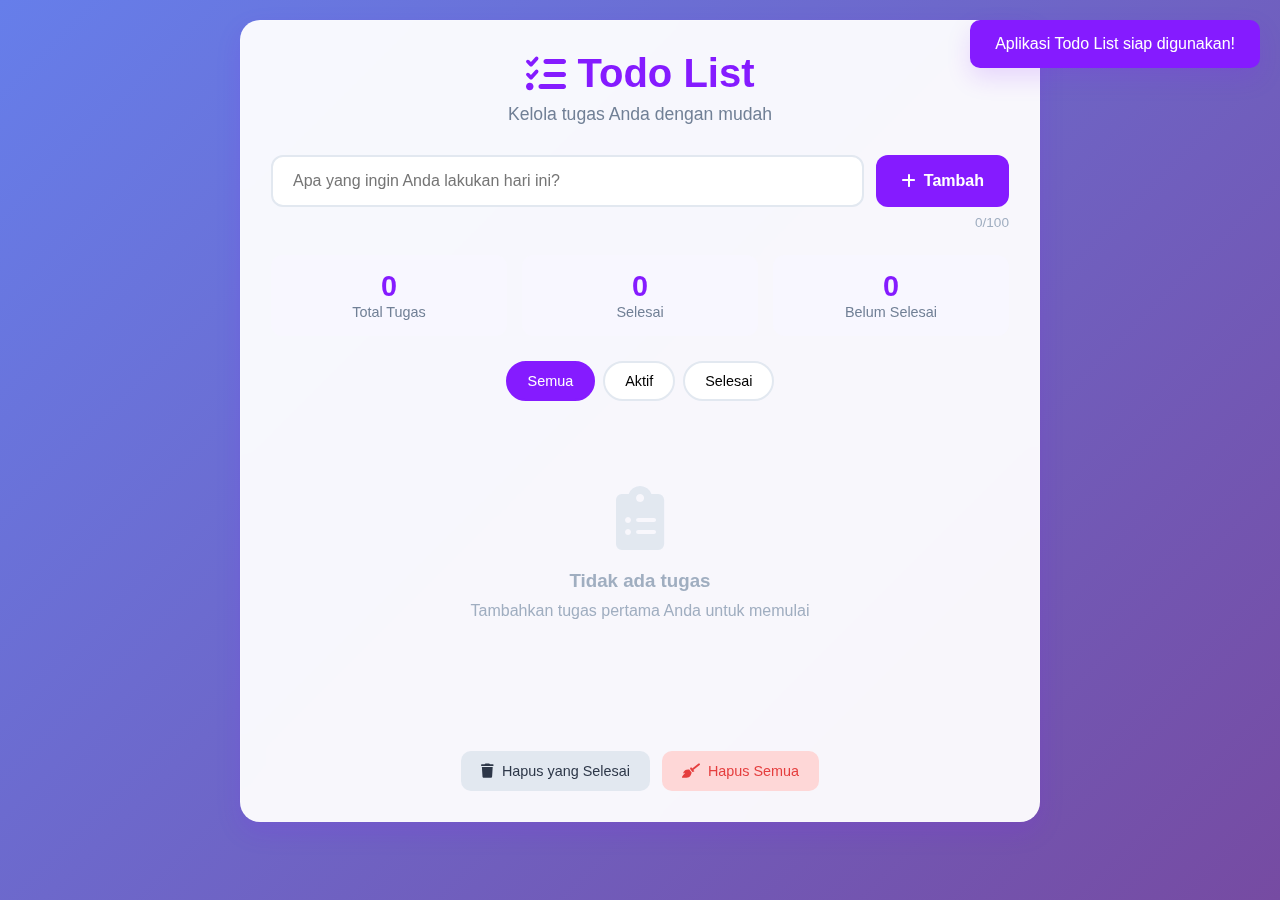
<file: todo-app/index.html>
<!DOCTYPE html>
<html lang="id">

<head>
    <meta charset="UTF-8">
    <meta name="viewport" content="width=device-width, initial-scale=1.0">
    <title>Modern Todo List</title>
    <link rel="stylesheet" href="style.css">
    <link href="https://cdnjs.cloudflare.com/ajax/libs/font-awesome/6.0.0/css/all.min.css" rel="stylesheet">
</head>

<body>
    <div class="container">
        <div class="app-container">
            <header class="app-header">
                <h1><i class="fas fa-tasks"></i> Todo List</h1>
                <p class="subtitle">Kelola tugas Anda dengan mudah</p>
            </header>

            <div class="input-section">
                <div class="input-container">
                    <input type="text" id="todo-input" placeholder="Apa yang ingin Anda lakukan hari ini?"
                        maxlength="100">
                    <button id="add-todo-btn" class="add-btn">
                        <i class="fas fa-plus"></i>
                        Tambah
                    </button>
                </div>
                <div class="input-info">
                    <span id="char-count">0/100</span>
                </div>
            </div>

            <div class="stats-section">
                <div class="stat-item">
                    <span class="stat-number" id="total-tasks">0</span>
                    <span class="stat-label">Total Tugas</span>
                </div>
                <div class="stat-item">
                    <span class="stat-number" id="completed-tasks">0</span>
                    <span class="stat-label">Selesai</span>
                </div>
                <div class="stat-item">
                    <span class="stat-number" id="pending-tasks">0</span>
                    <span class="stat-label">Belum Selesai</span>
                </div>
            </div>

            <div class="filters">
                <button class="filter-btn active" data-filter="all">Semua</button>
                <button class="filter-btn" data-filter="active">Aktif</button>
                <button class="filter-btn" data-filter="completed">Selesai</button>
            </div>

            <div class="todo-list-container">
                <ul id="todo-list" class="todo-list"></ul>
                <div id="empty-state" class="empty-state">
                    <i class="fas fa-clipboard-list"></i>
                    <h3>Tidak ada tugas</h3>
                    <p>Tambahkan tugas pertama Anda untuk memulai</p>
                </div>
            </div>

            <div class="actions-section">
                <button id="clear-completed" class="action-btn secondary">
                    <i class="fas fa-trash"></i>
                    Hapus yang Selesai
                </button>
                <button id="clear-all" class="action-btn danger">
                    <i class="fas fa-broom"></i>
                    Hapus Semua
                </button>
            </div>
        </div>
    </div>

    <div id="notification" class="notification"></div>

    <script src="script.js"></script>
</body>

</html>
</file>
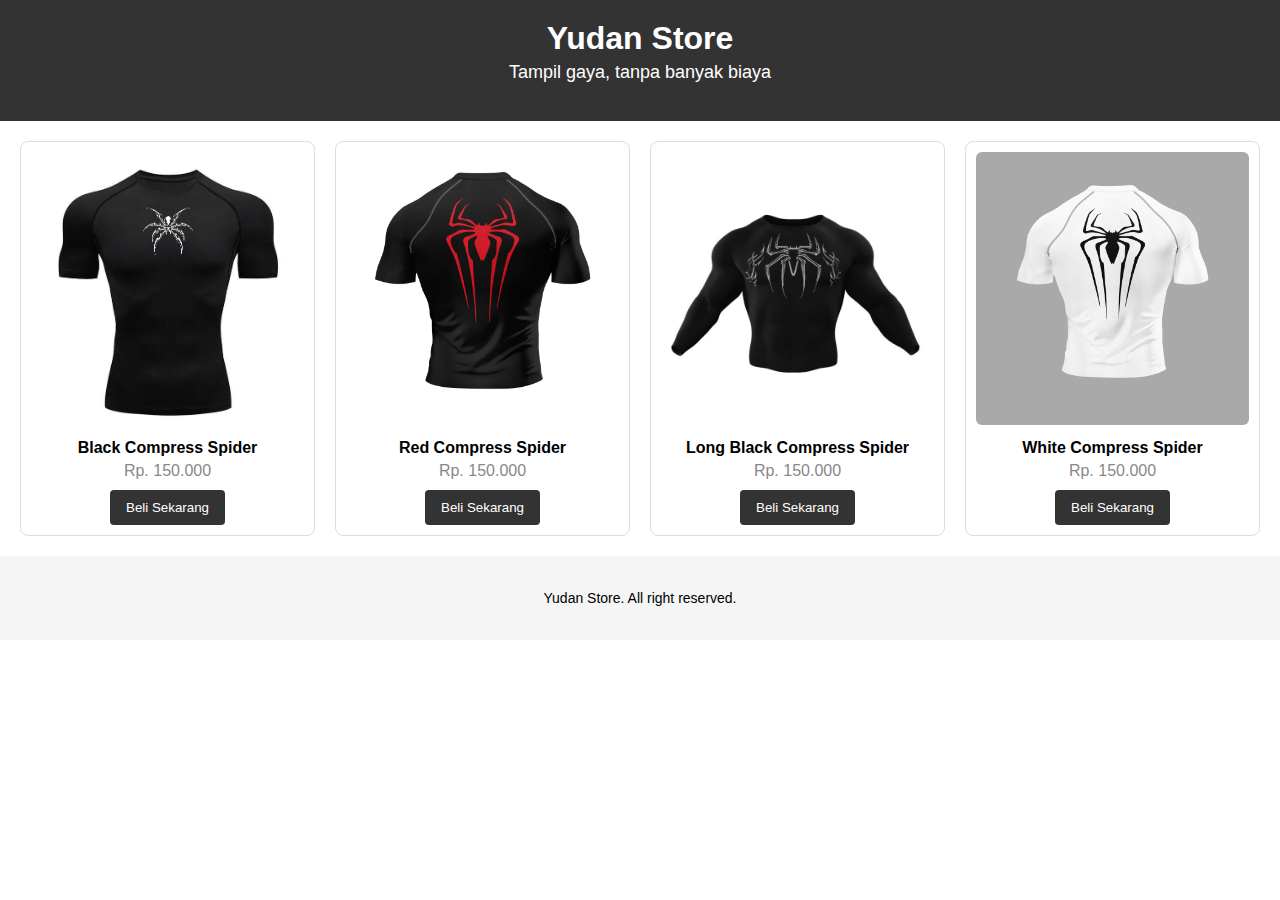
<file: toko-baju/index.html>
<!doctype html>
<html lang="en">

<head>
  <meta charset="UTF-8" />
  <meta name="viewport" content="width=device-width, initial-scale=1.0" />
  <title>Document</title>
  <link rel="icon" href="/favicon.svg" type="image/svg+xml" />
  <link rel="stylesheet" href="style.css" />
</head>

<body>
  <header class="header">
    <h1 class="logo">Yudan Store</h1>
    <p class="tagline">Tampil gaya, tanpa banyak biaya</p>
  </header>

  <section class="product-container">
    <div class="product-card">
      <img src="images/shirt-1.jpg" alt="product 1" class="product-image" />
      <h3 class="product-name">Black Compress Spider</h3>
      <p class="product-price">Rp. 150.000</p>
      <a href="product1.html">
        <button class="buy-btn">Beli Sekarang</button>
      </a>
    </div>
    <div class="product-card">
      <img src="images/shirt-2.jpg" alt="product 2" class="product-image" />
      <h3 class="product-name">Red Compress Spider</h3>
      <p class="product-price">Rp. 150.000</p>
      <a href="product2.html">
        <button class="buy-btn">Beli Sekarang</button>
      </a>
    </div>
    <div class="product-card">
      <img src="images/shirt-3.jpg" alt="product 3" class="product-image" />
      <h3 class="product-name">Long Black Compress Spider</h3>
      <p class="product-price">Rp. 150.000</p>
      <a href="product3.html">
        <button class="buy-btn">Beli Sekarang</button>
      </a>
    </div>
    <div class="product-card">
      <img src="images/shirt-4.jpg" alt="product 4" class="product-image" />
      <h3 class="product-name">White Compress Spider</h3>
      <p class="product-price">Rp. 150.000</p>
      <a href="product4.html">
        <button class="buy-btn">Beli Sekarang</button>
      </a>
    </div>
  </section>

  <footer>
    <p>Yudan Store. All right reserved.</p>
  </footer>
</body>

</html>
</file>
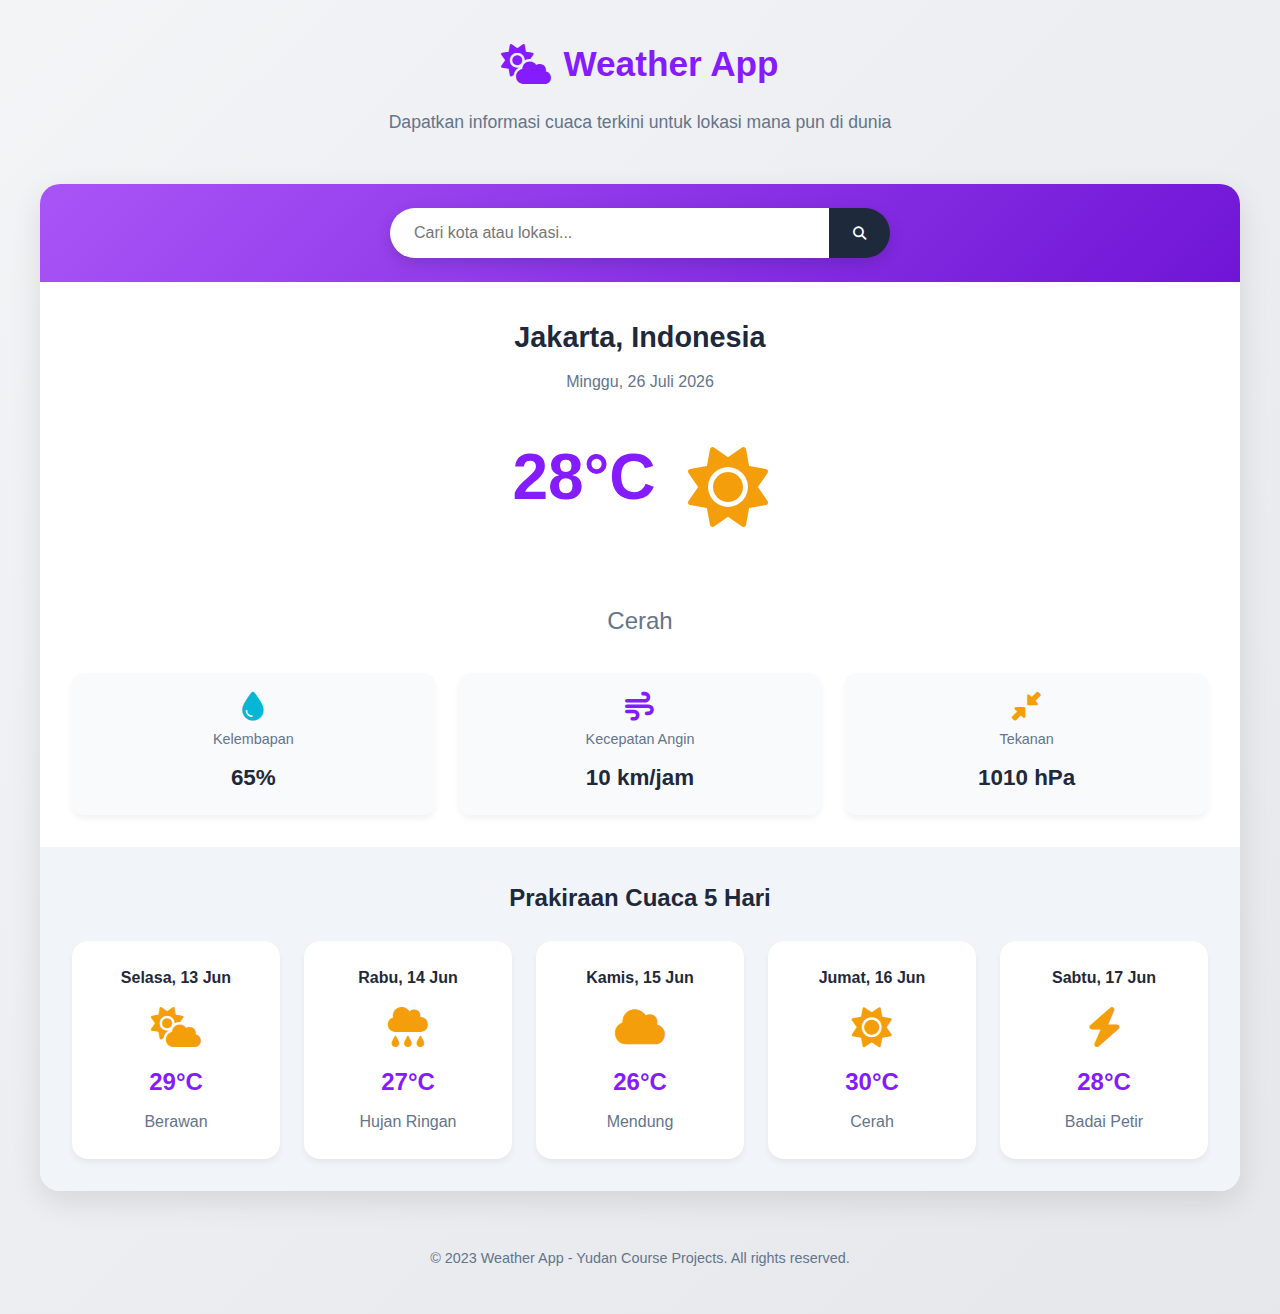
<file: weather-app/index.html>
<!doctype html>
<html lang="id">

<head>
  <meta charset="UTF-8" />
  <meta name="viewport" content="width=device-width, initial-scale=1.0" />
  <title>Weather App - Yudan Course</title>
  <link rel="stylesheet" href="https://cdnjs.cloudflare.com/ajax/libs/font-awesome/6.4.0/css/all.min.css" />
  <link rel="icon" href="/favicon.svg" type="image/svg+xml" />
  <link rel="stylesheet" href="style.css" />
</head>

<body>
  <div class="container">
    <header>
      <div class="logo">
        <i class="fas fa-cloud-sun logo-icon"></i>
        <h1 class="logo-text">Weather App</h1>
      </div>
      <p class="tagline">
        Dapatkan informasi cuaca terkini untuk lokasi mana pun di dunia
      </p>
    </header>

    <div class="weather-app">
      <div class="search-container">
        <div class="search-box">
          <input type="text" class="search-input" placeholder="Cari kota atau lokasi..." />
          <button class="search-button">
            <i class="fas fa-search"></i>
          </button>
        </div>
      </div>

      <div class="current-weather">
        <h2 class="location">Jakarta, Indonesia</h2>
        <p class="date">Senin, 12 Juni 2023</p>

        <div class="weather-info">
          <div class="temperature">28<span>°C</span></div>
          <div class="weather-icon">
            <i class="fas fa-sun"></i>
          </div>
        </div>

        <p class="weather-description">Cerah</p>

        <div class="weather-details">
          <div class="detail-card humidity">
            <i class="fas fa-tint detail-icon"></i>
            <p class="detail-title">Kelembapan</p>
            <p class="detail-value">65%</p>
          </div>

          <div class="detail-card wind">
            <i class="fas fa-wind detail-icon"></i>
            <p class="detail-title">Kecepatan Angin</p>
            <p class="detail-value">10 km/jam</p>
          </div>

          <div class="detail-card pressure">
            <i class="fas fa-compress-alt detail-icon"></i>
            <p class="detail-title">Tekanan</p>
            <p class="detail-value">1010 hPa</p>
          </div>
        </div>
      </div>

      <div class="forecast">
        <h3 class="section-title">Prakiraan Cuaca 5 Hari</h3>

        <div class="forecast-cards">
          <div class="forecast-card">
            <p class="forecast-date">Selasa, 13 Jun</p>
            <i class="fas fa-cloud-sun forecast-icon"></i>
            <p class="forecast-temp">29°C</p>
            <p class="forecast-description">Berawan</p>
          </div>

          <div class="forecast-card">
            <p class="forecast-date">Rabu, 14 Jun</p>
            <i class="fas fa-cloud-rain forecast-icon"></i>
            <p class="forecast-temp">27°C</p>
            <p class="forecast-description">Hujan Ringan</p>
          </div>

          <div class="forecast-card">
            <p class="forecast-date">Kamis, 15 Jun</p>
            <i class="fas fa-cloud forecast-icon"></i>
            <p class="forecast-temp">26°C</p>
            <p class="forecast-description">Mendung</p>
          </div>

          <div class="forecast-card">
            <p class="forecast-date">Jumat, 16 Jun</p>
            <i class="fas fa-sun forecast-icon"></i>
            <p class="forecast-temp">30°C</p>
            <p class="forecast-description">Cerah</p>
          </div>

          <div class="forecast-card">
            <p class="forecast-date">Sabtu, 17 Jun</p>
            <i class="fas fa-bolt forecast-icon"></i>
            <p class="forecast-temp">28°C</p>
            <p class="forecast-description">Badai Petir</p>
          </div>
        </div>
      </div>
    </div>

    <footer>
      <p>© 2023 Weather App - Yudan Course Projects. All rights reserved.</p>
    </footer>
  </div>

  <script src="script.js"></script>
</body>

</html>
</file>
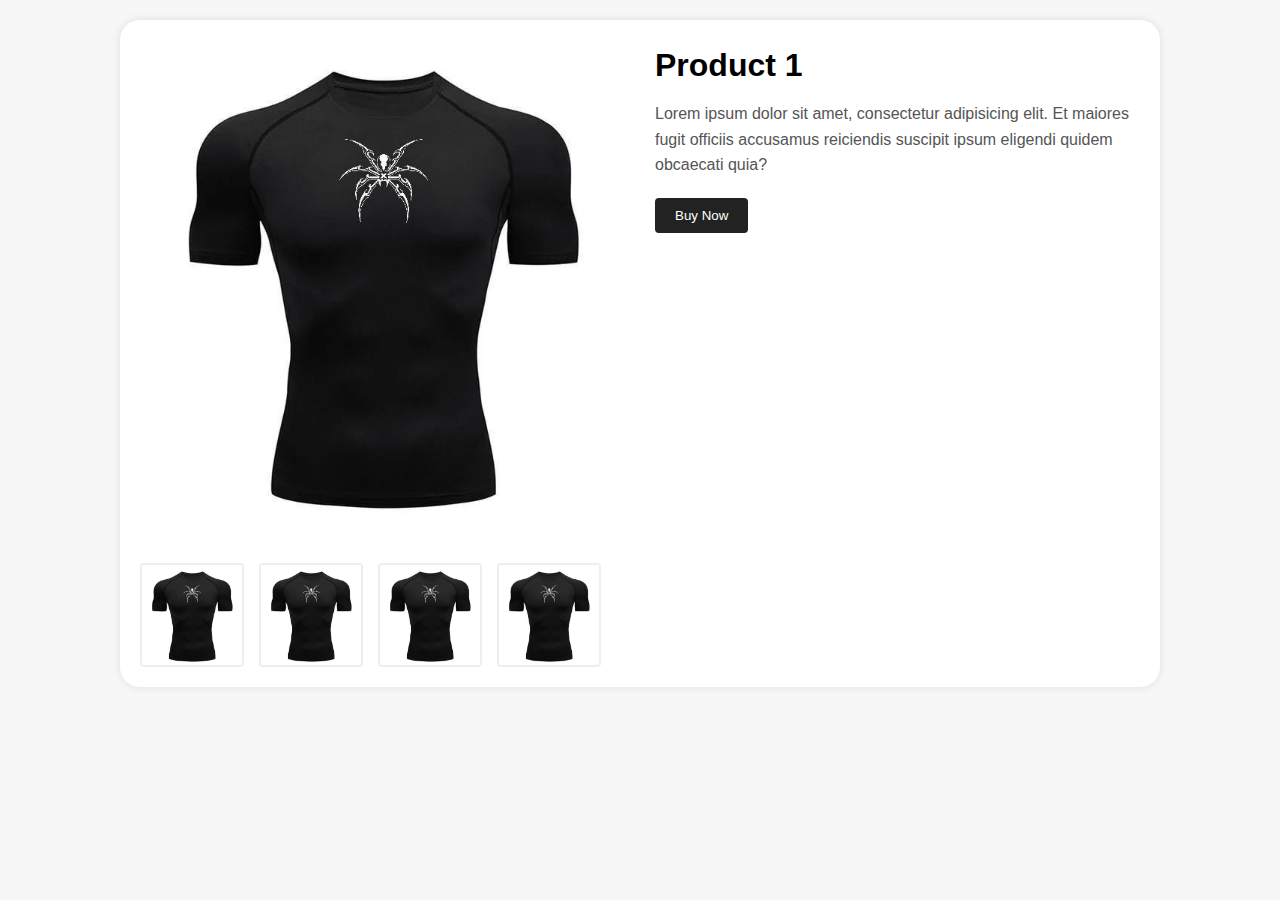
<file: toko-baju/product1.html>
<!doctype html>
<html lang="en">
  <head>
    <meta charset="UTF-8" />
    <meta name="viewport" content="width=device-width, initial-scale=1.0" />
    <title>Product 1</title>
    <link rel="stylesheet" href="product-detail.css" />
  </head>
  <body>
    <div class="container">
      <div class="product-detail-grid">
        <!-- Gambar utama -->
        <div class="product-main-image">
          <img src="images/shirt-1.jpg" alt="Shirt" class="main-image" />
        </div>

        <!-- Deskripsi -->
        <div class="product-info">
          <h1>Product 1</h1>
          <p>
            Lorem ipsum dolor sit amet, consectetur adipisicing elit. Et maiores
            fugit officiis accusamus reiciendis suscipit ipsum eligendi quidem
            obcaecati quia?
          </p>
          <button class="buy-button">Buy Now</button>
        </div>
      </div>

      <!-- Galeri gambar -->
      <div class="product-detail-gallery">
        <img src="images/shirt-1.jpg" alt="" class="thumbnail" />
        <img src="images/shirt-1.jpg" alt="" class="thumbnail" />
        <img src="images/shirt-1.jpg" alt="" class="thumbnail" />
        <img src="images/shirt-1.jpg" alt="" class="thumbnail" />
      </div>
    </div>
  </body>
</html>
</file>
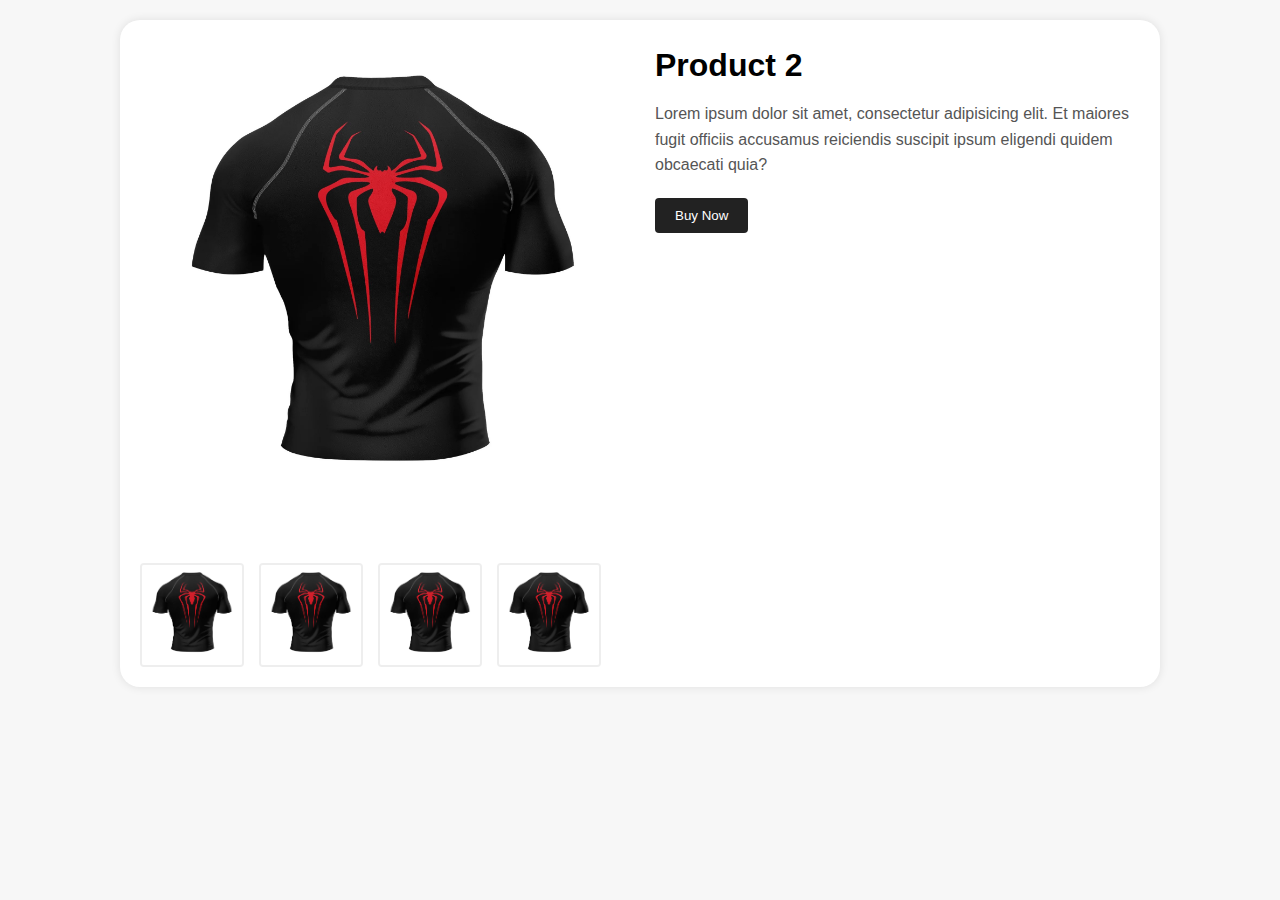
<file: toko-baju/product2.html>
<!doctype html>
<html lang="en">
  <head>
    <meta charset="UTF-8" />
    <meta name="viewport" content="width=device-width, initial-scale=1.0" />
    <title>Product 1</title>
    <link rel="stylesheet" href="product-detail.css" />
  </head>
  <body>
    <div class="container">
      <div class="product-detail-grid">
        <!-- Gambar utama -->
        <div class="product-main-image">
          <img src="images/shirt-2.jpg" alt="Shirt" class="main-image" />
        </div>

        <!-- Deskripsi -->
        <div class="product-info">
          <h1>Product 2</h1>
          <p>
            Lorem ipsum dolor sit amet, consectetur adipisicing elit. Et maiores
            fugit officiis accusamus reiciendis suscipit ipsum eligendi quidem
            obcaecati quia?
          </p>
          <button class="buy-button">Buy Now</button>
        </div>
      </div>

      <!-- Galeri gambar -->
      <div class="product-detail-gallery">
        <img src="images/shirt-2.jpg" alt="" class="thumbnail" />
        <img src="images/shirt-2.jpg" alt="" class="thumbnail" />
        <img src="images/shirt-2.jpg" alt="" class="thumbnail" />
        <img src="images/shirt-2.jpg" alt="" class="thumbnail" />
      </div>
    </div>
  </body>
</html>
</file>
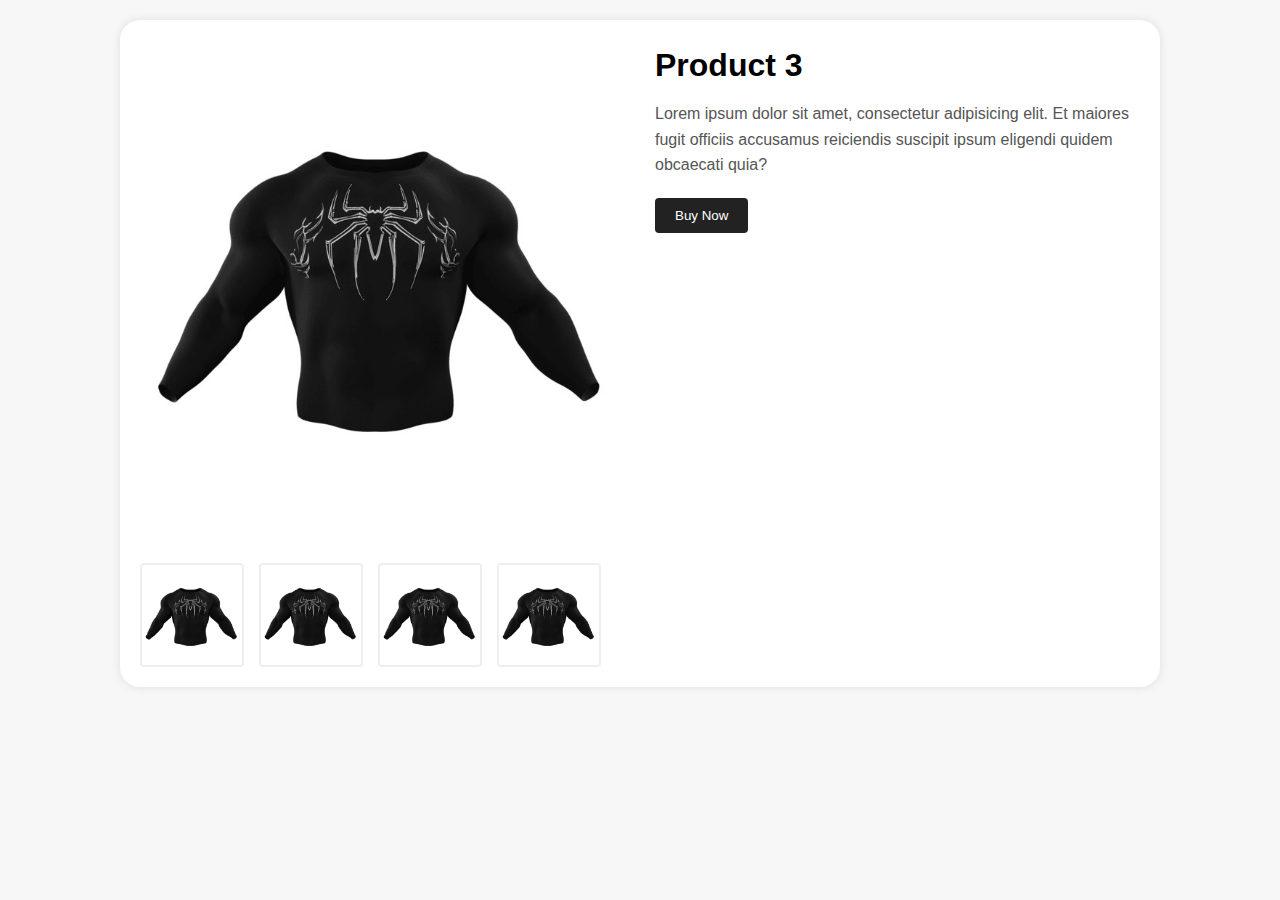
<file: toko-baju/product3.html>
<!doctype html>
<html lang="en">
  <head>
    <meta charset="UTF-8" />
    <meta name="viewport" content="width=device-width, initial-scale=1.0" />
    <title>Product 1</title>
    <link rel="stylesheet" href="product-detail.css" />
  </head>
  <body>
    <div class="container">
      <div class="product-detail-grid">
        <!-- Gambar utama -->
        <div class="product-main-image">
          <img src="images/shirt-3.jpg" alt="Shirt" class="main-image" />
        </div>

        <!-- Deskripsi -->
        <div class="product-info">
          <h1>Product 3</h1>
          <p>
            Lorem ipsum dolor sit amet, consectetur adipisicing elit. Et maiores
            fugit officiis accusamus reiciendis suscipit ipsum eligendi quidem
            obcaecati quia?
          </p>
          <button class="buy-button">Buy Now</button>
        </div>
      </div>

      <!-- Galeri gambar -->
      <div class="product-detail-gallery">
        <img src="images/shirt-3.jpg" alt="" class="thumbnail" />
        <img src="images/shirt-3.jpg" alt="" class="thumbnail" />
        <img src="images/shirt-3.jpg" alt="" class="thumbnail" />
        <img src="images/shirt-3.jpg" alt="" class="thumbnail" />
      </div>
    </div>
  </body>
</html>
</file>
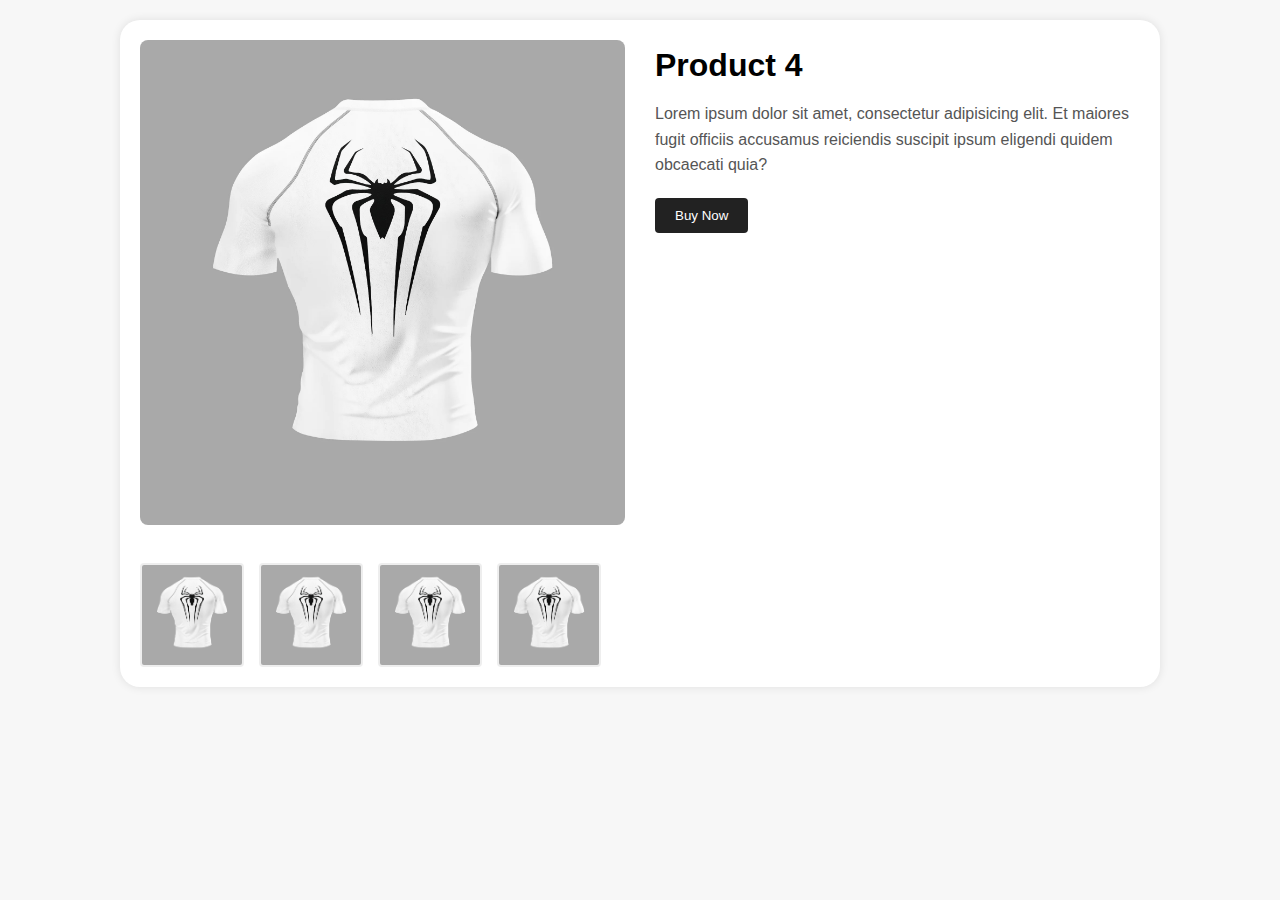
<file: toko-baju/product4.html>
<!doctype html>
<html lang="en">
  <head>
    <meta charset="UTF-8" />
    <meta name="viewport" content="width=device-width, initial-scale=1.0" />
    <title>Product 1</title>
    <link rel="stylesheet" href="product-detail.css" />
  </head>
  <body>
    <div class="container">
      <div class="product-detail-grid">
        <!-- Gambar utama -->
        <div class="product-main-image">
          <img src="images/shirt-4.jpg" alt="Shirt" class="main-image" />
        </div>

        <!-- Deskripsi -->
        <div class="product-info">
          <h1>Product 4</h1>
          <p>
            Lorem ipsum dolor sit amet, consectetur adipisicing elit. Et maiores
            fugit officiis accusamus reiciendis suscipit ipsum eligendi quidem
            obcaecati quia?
          </p>
          <button class="buy-button">Buy Now</button>
        </div>
      </div>

      <!-- Galeri gambar -->
      <div class="product-detail-gallery">
        <img src="images/shirt-4.jpg" alt="" class="thumbnail" />
        <img src="images/shirt-4.jpg" alt="" class="thumbnail" />
        <img src="images/shirt-4.jpg" alt="" class="thumbnail" />
        <img src="images/shirt-4.jpg" alt="" class="thumbnail" />
      </div>
    </div>
  </body>
</html>
</file>
<file: style.css>
:root {
  --primary: #851bff;
  --primary-light: #a855f7;
  --primary-dark: #7015d6;
  --dark: #1a1a1a;
  --light: #f8fafc;
  --gray: #64748b;
}

* {
  margin: 0;
  padding: 0;
  box-sizing: border-box;
  font-family: "Segoe UI", Tahoma, Geneva, Verdana, sans-serif;
}

body {
  background-color: #f1f5f9;
  color: var(--dark);
  line-height: 1.6;
  padding: 2rem;
  min-height: 100vh;
}

.container {
  max-width: 1200px;
  margin: 0 auto;
}

header {
  text-align: center;
  margin-bottom: 3rem;
}

.logo-container {
  display: flex;
  justify-content: center;
  align-items: center;
  margin-bottom: 1.5rem;
}

.glow-img {
  width: 80px;
  border-radius: 12px;
  filter: drop-shadow(0 0 15px #851bff) drop-shadow(0 0 30px #9b3dff);
  transition: transform 0.3s ease;
  /* biar smooth */
  cursor: pointer;
  /* biar keliatan interaktif */
}

.glow-img:hover {
  animation: spinBounce 0.8s ease-in-out;
}

@keyframes spinBounce {
  0% {
    transform: scale(1) rotate(0deg);
  }

  30% {
    transform: scale(1.2) rotate(15deg);
  }

  50% {
    transform: scale(0.9) rotate(-15deg);
  }

  70% {
    transform: scale(1.1) rotate(10deg);
  }

  100% {
    transform: scale(1) rotate(0deg);
  }
}

.logo-text {
  font-size: 2.5rem;
  font-weight: 800;
  color: var(--primary);
}

.tagline {
  color: var(--gray);
  font-size: 1.2rem;
  max-width: 600px;
  margin: 0 auto;
}

.projects-grid {
  display: grid;
  grid-template-columns: repeat(auto-fill, minmax(300px, 1fr));
  gap: 2rem;
}

.project-card {
  background: white;
  border-radius: 16px;
  overflow: hidden;
  box-shadow: 0 4px 20px rgba(0, 0, 0, 0.08);
  transition:
    transform 0.3s ease,
    box-shadow 0.3s ease;
  display: flex;
  flex-direction: column;
}

.project-card:hover {
  transform: translateY(-8px);
  box-shadow: 0 12px 30px rgba(133, 27, 255, 0.15);
}


.project-image img {
  width: 100%;
}

.project-content {
  padding: 1.5rem;
  flex-grow: 1;
  display: flex;
  flex-direction: column;
}

.project-title {
  font-size: 1.4rem;
  font-weight: 700;
  margin-bottom: 0.5rem;
  color: var(--dark);
}

.project-description {
  color: var(--gray);
  margin-bottom: 1.5rem;
  flex-grow: 1;
}

.project-link {
  display: inline-block;
  background-color: var(--primary);
  color: white;
  padding: 0.8rem 1.5rem;
  border-radius: 8px;
  text-decoration: none;
  font-weight: 600;
  text-align: center;
  transition: background-color 0.2s ease;
}

.project-link:hover {
  background-color: var(--primary-dark);
}

footer {
  text-align: center;
  margin-top: 4rem;
  color: var(--gray);
  font-size: 0.9rem;
}

@media (max-width: 768px) {
  body {
    padding: 1.5rem;
  }

  .logo-container {
    flex-direction: column;
    text-align: center;
  }

  .logo-img {
    margin-right: 0;
    margin-bottom: 1rem;
  }

  .projects-grid {
    grid-template-columns: 1fr;
    gap: 1.5rem;
  }
}
</file>
<file: Portfolio/style.css>
:root {
  --primary-color: #851bff;
  --secondary-color: #6500d9;
  --white: #f5f5f5;
  --black: #333333;
  --ini-warna-gue: red;
}

* {
  margin: 0;
  padding: 0;
  box-sizing: border-box;
}

html {
  scroll-behavior: smooth;
}

body {
  line-height: 1.6;
  color: var(--black);
  background-color: var(--white);
}

a {
  text-decoration: none;
  color: var(--primary-color);
}

ul {
  list-style: none;
}

img {
  width: 100%;
}

section {
  padding: 80px 0;
}

.container {
  width: 90%;
  max-width: 1200px;
  margin: 0 auto;
  padding: 0 15px;
}

.btn {
  display: inline-block;
  padding: 10px 20px;
  border: 5px;
  font-weight: 600;
  transition: all 0.3s ease;
  text-align: center;
  border-radius: 5px;
}

.btn-primary {
  background-color: var(--primary-color);
  color: var(--white);
}

.btn-primary:hover {
  background-color: var(--secondary-color);
  transform: translateY(-4px);
}

.btn-secondary {
  background-color: transparent;
  color: var(--primary-color);
  border: 2px solid var(--primary-color);
}

.btn-secondary:hover {
  background-color: var(--primary-color);
  color: white;
  transform: translateY(-4px);
}
/* ========== NAVBAR BASE ========== */
.navbar {
  background-color: var(--white);
  position: fixed;
  width: 100%;
  top: 0;
  z-index: 1000;
  transition: all 0.3s ease;
  box-shadow: 0 2px 10px rgba(0, 0, 0, 0.1);
}

.navbar .container {
  display: flex;
  justify-content: space-between;
  align-items: center;
  padding: 15px 0;
}

.logo {
  font-size: 1.6rem;
  font-weight: 700;
  color: var(--primary-color);
}

/* ========== DESKTOP MENU ========== */
.desktop-nav {
  display: flex;
  gap: 20px;
  font-weight: 600;
}

.desktop-nav li {
  list-style: none;
}

.desktop-nav a {
  text-decoration: none;
  color: var(--primary-color);
  transition: color 0.3s;
}

.desktop-nav a:hover {
  color: var(--secondary-color);
}

.mobile-nav {
  display: flex;
  flex-direction: column;
  align-items: center;
  gap: 20px;
  overflow: hidden;
  max-height: 0;
  background-color: white;
  transition: max-height 0.4s ease;
}

.mobile-nav li {
  padding: 10px 0;
}

.mobile-nav.active {
  max-height: 300px;
}

.hamburger {
  display: none;
  flex-direction: column;
  cursor: pointer;
  gap: 5px;
  z-index: 999;
}

.hamburger .line {
  width: 28px;
  height: 3px;
  background-color: black;
  border-radius: 3px;
  transition: all 0.3s ease;
}

.hamburger.open .line:nth-child(1) {
  transform: translateY(9px) rotate(45deg);
}

.hamburger.open .line:nth-child(2) {
  opacity: 0;
}

.hamburger.open .line:nth-child(3) {
  transform: translateY(-9px) rotate(-45deg);
}

/* ========== RESPONSIVE ========== */
@media (max-width: 1034px) {
  .desktop-nav {
    display: none;
  }
  .hamburger {
    display: flex;
  }
}

@media (min-width: 1035px) {
  .mobile-nav {
    display: none;
  }
}

/* HERO SECTION START */

.hero {
  height: 100vh;
  display: flex;
  flex-direction: column-reverse;
  padding-top: 80px;
}

.hero .container {
  display: flex;
  flex-direction: column-reverse;
  align-items: center;
}

.hero-image {
  width: 250px;
  height: 250px;
  border: 2px solid var(--primary-color);
  border-radius: 100%;
  display: flex;
  align-items: center;
  justify-content: center;
  animation: flyAnimation 2s infinite;
}

.hero-image img {
  border-radius: 100%;
  width: 100%;
  height: 100%;
}

.hero-content {
  display: flex;
  flex-direction: column;
  align-items: center;
  justify-content: center;
  text-align: center;
}

@keyframes flyAnimation {
  0% {
    transform: translateY(0);
  }
  50% {
    transform: translateY(-10px);
  }
  100% {
    transform: translateY(0);
  }
}

/* HERO SECTION END */

/* END OF HERO SECTION */

/* ABOUT SECTION START */

.about .container {
  display: flex;
  flex-direction: column;
  gap: 20px;
}

.about-image {
  width: 100%;
  max-width: 500px;
}

.about-image img {
  width: 100%;
  height: auto;
  border-radius: 10px;
}

.about-content {
  width: 100%;
  max-width: 600px;
}

.section-title {
  font-size: 2rem;
}

.section-subtitle {
  font-size: 1.1rem;
  margin-bottom: 20px;
}

.about-text p {
  margin-bottom: 15px;
  line-height: 1.7;
  color: #555;
}

.skills-container {
  margin: 20px;
  display: flex;
  flex-wrap: wrap;
  gap: 10px;
}

.skills h3 {
  font-size: 1.3rem;
  margin-bottom: 15px;
}

.skill {
  background-color: var(--primary-color);
  color: white;
  padding: 8px 15px;
  border-radius: 20px;
  font-size: 0.9rem;
  font-weight: 500;
}

/* ABOUT SECTION END */

/* PROJECTS SECTION START */

.projects .section-title {
  text-align: center;
  margin-bottom: 30px;
}

.projects .container {
  display: grid;
  grid-template-columns: repeat(1, 1fr);
  gap: 10px;
}

.project-card {
  border: 2px solid black;
  border-radius: 10px;
  overflow: hidden;
  box-shadow: 0 2px 10px rgba(0, 0, 0, 0.1);
}

.project-detail {
  display: flex;
  flex-direction: column;
  gap: 5px;
  padding: 15px;
  border-top: 1px solid black;
}

/* PROJECTS SECTION END */

/* CONTACT SECTION START */

.contact .section-title {
  text-align: center;
  margin-bottom: 30px;
}

.contact .container {
  display: flex;
  flex-direction: column;
  justify-content: center;
  align-items: center;
  gap: 10px;
}

.input-wrapper {
  color: black;
  font-size: 18px;
  width: 100%;
  max-width: 600px;
}

.input-wrapper input,
.input-wrapper textarea {
  padding: 10px 20px;
  width: 100%;
  border-radius: 10px;
  font-size: 16px;
  background-color: #f3f3f3;
  border: 1px solid black;
}

.input-wrapper input:focus,
.input-wrapper textarea:focus {
  border-color: var(--primary-color);
  outline: none;
  background-color: white;
}

/* CONTACT SECTION END */

/* FOOTER START */

.footer {
  padding: 40px 0;
}

.footer-container {
  background-color: var(--primary-color);
  max-width: 1100px;
  margin: 0 auto;
  display: flex;
  justify-content: space-between;
  color: white;
  padding: 20px;
  border: 1px solid #555;
  border-radius: 10px;
}

.footer-section h3,
.footer-section h4 {
  margin-bottom: 10px;
}

.footer-section ul li {
  margin-bottom: 8px;
}

.footer-section a {
  color: white;
}

/* FOOTER END */

/* Desktop view */
@media (min-width: 1035px) {
  .hamburger {
    display: none;
  }

  .hero {
    height: 96vh;
  }

  .hero .container {
    flex-direction: row;
    justify-content: space-around;
    padding-top: 0;
  }

  .hero-image {
    width: 500px;
    height: 500px;
  }

  .hero-content {
    align-items: start;
  }

  .hero-content h1 {
    font-size: 60px;
  }

  .hero-content h2 {
    font-size: 30px;
    color: var(--primary-color);
  }

  /* about responsive */
  .about {
    height: 100vh;
  }

  .about .container {
    flex-direction: row;
    justify-content: space-between;
  }

  /* prjects responsive */
  .projects .container {
    grid-template-columns: repeat(2, 1fr);
    gap: 20px;
  }
}
</file>
<file: portfolio/style.css>
:root {
  --primary-color: #851bff;
  --secondary-color: #6500d9;
  --white: #f5f5f5;
  --black: #333333;
  --ini-warna-gue: red;
}

* {
  margin: 0;
  padding: 0;
  box-sizing: border-box;
}

html {
  scroll-behavior: smooth;
}

body {
  line-height: 1.6;
  color: var(--black);
  background-color: var(--white);
}

a {
  text-decoration: none;
  color: var(--primary-color);
}

ul {
  list-style: none;
}

img {
  width: 100%;
}

section {
  padding: 80px 0;
}

.container {
  width: 90%;
  max-width: 1200px;
  margin: 0 auto;
  padding: 0 15px;
}

.btn {
  display: inline-block;
  padding: 10px 20px;
  border: 5px;
  font-weight: 600;
  transition: all 0.3s ease;
  text-align: center;
  border-radius: 5px;
}

.btn-primary {
  background-color: var(--primary-color);
  color: var(--white);
}

.btn-primary:hover {
  background-color: var(--secondary-color);
  transform: translateY(-4px);
}

.btn-secondary {
  background-color: transparent;
  color: var(--primary-color);
  border: 2px solid var(--primary-color);
}

.btn-secondary:hover {
  background-color: var(--primary-color);
  color: white;
  transform: translateY(-4px);
}
/* ========== NAVBAR BASE ========== */
.navbar {
  background-color: var(--white);
  position: fixed;
  width: 100%;
  top: 0;
  z-index: 1000;
  transition: all 0.3s ease;
  box-shadow: 0 2px 10px rgba(0, 0, 0, 0.1);
}

.navbar .container {
  display: flex;
  justify-content: space-between;
  align-items: center;
  padding: 15px 0;
}

.logo {
  font-size: 1.6rem;
  font-weight: 700;
  color: var(--primary-color);
}

/* ========== DESKTOP MENU ========== */
.desktop-nav {
  display: flex;
  gap: 20px;
  font-weight: 600;
}

.desktop-nav li {
  list-style: none;
}

.desktop-nav a {
  text-decoration: none;
  color: var(--primary-color);
  transition: color 0.3s;
}

.desktop-nav a:hover {
  color: var(--secondary-color);
}

.mobile-nav {
  display: flex;
  flex-direction: column;
  align-items: center;
  gap: 20px;
  overflow: hidden;
  max-height: 0;
  background-color: white;
  transition: max-height 0.4s ease;
}

.mobile-nav li {
  padding: 10px 0;
}

.mobile-nav.active {
  max-height: 300px;
}

.hamburger {
  display: none;
  flex-direction: column;
  cursor: pointer;
  gap: 5px;
  z-index: 999;
}

.hamburger .line {
  width: 28px;
  height: 3px;
  background-color: black;
  border-radius: 3px;
  transition: all 0.3s ease;
}

.hamburger.open .line:nth-child(1) {
  transform: translateY(9px) rotate(45deg);
}

.hamburger.open .line:nth-child(2) {
  opacity: 0;
}

.hamburger.open .line:nth-child(3) {
  transform: translateY(-9px) rotate(-45deg);
}

/* ========== RESPONSIVE ========== */
@media (max-width: 1034px) {
  .desktop-nav {
    display: none;
  }
  .hamburger {
    display: flex;
  }
}

@media (min-width: 1035px) {
  .mobile-nav {
    display: none;
  }
}

/* HERO SECTION START */

.hero {
  height: 100vh;
  display: flex;
  flex-direction: column-reverse;
  padding-top: 80px;
}

.hero .container {
  display: flex;
  flex-direction: column-reverse;
  align-items: center;
}

.hero-image {
  width: 250px;
  height: 250px;
  border: 2px solid var(--primary-color);
  border-radius: 100%;
  display: flex;
  align-items: center;
  justify-content: center;
  animation: flyAnimation 2s infinite;
}

.hero-image img {
  border-radius: 100%;
  width: 100%;
  height: 100%;
}

.hero-content {
  display: flex;
  flex-direction: column;
  align-items: center;
  justify-content: center;
  text-align: center;
}

@keyframes flyAnimation {
  0% {
    transform: translateY(0);
  }
  50% {
    transform: translateY(-10px);
  }
  100% {
    transform: translateY(0);
  }
}

/* HERO SECTION END */

/* END OF HERO SECTION */

/* ABOUT SECTION START */

.about .container {
  display: flex;
  flex-direction: column;
  gap: 20px;
}

.about-image {
  width: 100%;
  max-width: 500px;
}

.about-image img {
  width: 100%;
  height: auto;
  border-radius: 10px;
}

.about-content {
  width: 100%;
  max-width: 600px;
}

.section-title {
  font-size: 2rem;
}

.section-subtitle {
  font-size: 1.1rem;
  margin-bottom: 20px;
}

.about-text p {
  margin-bottom: 15px;
  line-height: 1.7;
  color: #555;
}

.skills-container {
  margin: 20px;
  display: flex;
  flex-wrap: wrap;
  gap: 10px;
}

.skills h3 {
  font-size: 1.3rem;
  margin-bottom: 15px;
}

.skill {
  background-color: var(--primary-color);
  color: white;
  padding: 8px 15px;
  border-radius: 20px;
  font-size: 0.9rem;
  font-weight: 500;
}

/* ABOUT SECTION END */

/* PROJECTS SECTION START */

.projects .section-title {
  text-align: center;
  margin-bottom: 30px;
}

.projects .container {
  display: grid;
  grid-template-columns: repeat(1, 1fr);
  gap: 10px;
}

.project-card {
  border: 2px solid black;
  border-radius: 10px;
  overflow: hidden;
  box-shadow: 0 2px 10px rgba(0, 0, 0, 0.1);
}

.project-detail {
  display: flex;
  flex-direction: column;
  gap: 5px;
  padding: 15px;
  border-top: 1px solid black;
}

/* PROJECTS SECTION END */

/* CONTACT SECTION START */

.contact .section-title {
  text-align: center;
  margin-bottom: 30px;
}

.contact .container {
  display: flex;
  flex-direction: column;
  justify-content: center;
  align-items: center;
  gap: 10px;
}

.input-wrapper {
  color: black;
  font-size: 18px;
  width: 100%;
  max-width: 600px;
}

.input-wrapper input,
.input-wrapper textarea {
  padding: 10px 20px;
  width: 100%;
  border-radius: 10px;
  font-size: 16px;
  background-color: #f3f3f3;
  border: 1px solid black;
}

.input-wrapper input:focus,
.input-wrapper textarea:focus {
  border-color: var(--primary-color);
  outline: none;
  background-color: white;
}

/* CONTACT SECTION END */

/* FOOTER START */

.footer {
  padding: 40px 0;
}

.footer-container {
  background-color: var(--primary-color);
  max-width: 1100px;
  margin: 0 auto;
  display: flex;
  justify-content: space-between;
  color: white;
  padding: 20px;
  border: 1px solid #555;
  border-radius: 10px;
}

.footer-section h3,
.footer-section h4 {
  margin-bottom: 10px;
}

.footer-section ul li {
  margin-bottom: 8px;
}

.footer-section a {
  color: white;
}

/* FOOTER END */

/* Desktop view */
@media (min-width: 1035px) {
  .hamburger {
    display: none;
  }

  .hero {
    height: 96vh;
  }

  .hero .container {
    flex-direction: row;
    justify-content: space-around;
    padding-top: 0;
  }

  .hero-image {
    width: 500px;
    height: 500px;
  }

  .hero-content {
    align-items: start;
  }

  .hero-content h1 {
    font-size: 60px;
  }

  .hero-content h2 {
    font-size: 30px;
    color: var(--primary-color);
  }

  /* about responsive */
  .about {
    height: 100vh;
  }

  .about .container {
    flex-direction: row;
    justify-content: space-between;
  }

  /* prjects responsive */
  .projects .container {
    grid-template-columns: repeat(2, 1fr);
    gap: 20px;
  }
}
</file>
<file: portfolio2/style.css>
* {
    margin: 0;
    padding: 0;
    box-sizing: border-box;
}

:root {
    --primary: #851bff;
    --primary-dark: #6a15cc;
    --primary-light: #9d4dff;
    --bg-dark: #0a0a0f;
    --bg-card: #141420;
    --text-primary: #ffffff;
    --text-secondary: #b4b4c8;
    --accent: #ff6b9d;
}

html {
    scroll-behavior: smooth;
}

body {
    font-family: 'Inter', -apple-system, BlinkMacSystemFont, 'Segoe UI', Roboto, sans-serif;
    background: var(--bg-dark);
    color: var(--text-primary);
    overflow-x: hidden;
    line-height: 1.6;
}

/* Animated Background - DIPERTAHANKAN */
.bg-animated {
    position: fixed;
    top: 0;
    left: 0;
    width: 100%;
    height: 100%;
    z-index: -1;
    background:
        radial-gradient(circle at 20% 50%, rgba(133, 27, 255, 0.15) 0%, transparent 50%),
        radial-gradient(circle at 80% 80%, rgba(255, 107, 157, 0.15) 0%, transparent 50%),
        radial-gradient(circle at 40% 20%, rgba(133, 27, 255, 0.1) 0%, transparent 40%);
    animation: bgShift 20s ease infinite;
}

@keyframes bgShift {
    0%, 100% { opacity: 1; transform: scale(1); }
    50% { opacity: 0.8; transform: scale(1.1); }
}

/* Navigation */
nav {
    position: fixed;
    top: 0;
    width: 100%;
    z-index: 1000;
    padding: 1rem 1.5rem;
    transition: all 0.3s ease;
}

nav.scrolled {
    background: rgba(10, 10, 15, 0.95);
    backdrop-filter: blur(20px);
    border-bottom: 1px solid rgba(133, 27, 255, 0.2);
}

.nav-container {
    max-width: 1400px;
    margin: 0 auto;
    display: flex;
    justify-content: space-between;
    align-items: center;
}

.logo {
    font-size: 1.5rem;
    font-weight: 800;
    background: linear-gradient(135deg, var(--primary), var(--accent));
    -webkit-background-clip: text;
    -webkit-text-fill-color: transparent;
    background-clip: text;
}

.nav-links {
    display: none;
    gap: 2.5rem;
}

.nav-links a {
    color: var(--text-secondary);
    text-decoration: none;
    font-weight: 500;
    transition: color 0.3s;
}

.nav-links a:hover {
    color: var(--primary-light);
}

.menu-btn {
    background: none;
    border: none;
    color: var(--text-primary);
    font-size: 1.5rem;
    cursor: pointer;
    display: block;
    padding: 0.5rem;
}

/* Mobile Menu - DIPERTAHANKAN */
.mobile-menu {
    position: fixed;
    top: 0;
    left: 0;
    width: 100%;
    height: 100vh;
    background: 
        radial-gradient(circle at 30% 30%, rgba(133, 27, 255, 0.2) 0%, transparent 50%),
        radial-gradient(circle at 70% 70%, rgba(255, 107, 157, 0.2) 0%, transparent 50%),
        rgba(10, 10, 15, 0.98);
    backdrop-filter: blur(30px);
    z-index: 9999;
    display: flex;
    flex-direction: column;
    justify-content: center;
    align-items: center;
    opacity: 0;
    visibility: hidden;
    transition: opacity 0.5s cubic-bezier(0.77, 0, 0.175, 1), 
                    visibility 0.5s cubic-bezier(0.77, 0, 0.175, 1);
}

.mobile-menu.active {
    opacity: 1;
    visibility: visible;
}

.close-menu {
    position: absolute;
    top: 2rem;
    right: 2rem;
    background: none;
    border: none;
    color: var(--text-primary);
    font-size: 2rem;
    cursor: pointer;
}

.mobile-menu-content {
    display: flex;
    flex-direction: column;
    align-items: center;
    gap: 2rem;
}

.mobile-link {
    display: flex;
    align-items: center;
    gap: 1rem;
    color: var(--text-primary);
    text-decoration: none;
    font-size: 2.5rem;
    font-weight: 800;
    letter-spacing: 2px;
}

.link-number {
    color: var(--primary);
    font-size: 0.9rem;
}

.link-text {
    background: linear-gradient(135deg, var(--text-primary), var(--primary-light));
    -webkit-background-clip: text;
    -webkit-text-fill-color: transparent;
    background-clip: text;
}

/* Hero Section - FADE IN DIPERTAHANKAN */
.hero {
    min-height: 100vh;
    display: flex;
    align-items: center;
    padding: 6rem 1.5rem 3rem;
    position: relative;
}

.hero-content {
    max-width: 1400px;
    margin: 0 auto;
    width: 100%;
    animation: fadeInUp 1s ease;
}

.hero-badge {
    display: inline-block;
    padding: 0.6rem 1.5rem;
    background: rgba(133, 27, 255, 0.1);
    border: 1px solid rgba(133, 27, 255, 0.3);
    border-radius: 50px;
    font-size: 0.85rem;
    font-weight: 600;
    margin-bottom: 2rem;
    animation: fadeInUp 1s ease 0.2s both;
}

.hero h1 {
    font-size: 2.5rem;
    font-weight: 800;
    margin-bottom: 1.5rem;
    line-height: 1.2;
    animation: fadeInUp 1s ease 0.4s both;
}

.gradient-text {
    background: linear-gradient(135deg, var(--primary), var(--accent));
    -webkit-background-clip: text;
    -webkit-text-fill-color: transparent;
    background-clip: text;
}

.hero p {
    font-size: 1.1rem;
    color: var(--text-secondary);
    margin-bottom: 2.5rem;
    max-width: 600px;
    animation: fadeInUp 1s ease 0.6s both;
}

.hero-buttons {
    display: flex;
    gap: 1rem;
    flex-wrap: wrap;
    animation: fadeInUp 1s ease 0.8s both;
}

@keyframes fadeInUp {
    from {
        opacity: 0;
        transform: translateY(30px);
    }
    to {
        opacity: 1;
        transform: translateY(0);
    }
}

/* Buttons */
.btn {
    padding: 1rem 2rem;
    border-radius: 50px;
    font-weight: 600;
    text-decoration: none;
    display: inline-flex;
    align-items: center;
    gap: 0.5rem;
    transition: all 0.3s;
    border: none;
}

.btn-primary {
    background: linear-gradient(135deg, var(--primary), var(--primary-dark));
    color: white;
}

.btn-primary:hover {
    transform: translateY(-2px);
    box-shadow: 0 10px 25px rgba(133, 27, 255, 0.4);
}

.btn-secondary {
    background: rgba(133, 27, 255, 0.1);
    color: var(--primary-light);
    border: 2px solid var(--primary);
}

.btn-secondary:hover {
    background: rgba(133, 27, 255, 0.2);
    transform: translateY(-2px);
}

/* About Section */
.about {
    padding: 5rem 1.5rem;
}

.container {
    max-width: 1400px;
    margin: 0 auto;
}

.section-title {
    font-size: 2rem;
    font-weight: 800;
    margin-bottom: 1rem;
    text-align: center;
    background: linear-gradient(135deg, var(--primary), var(--accent));
    -webkit-background-clip: text;
    -webkit-text-fill-color: transparent;
    background-clip: text;
}

.section-subtitle {
    text-align: center;
    color: var(--text-secondary);
    margin-bottom: 4rem;
}

.about-content {
    display: grid;
    gap: 3rem;
    align-items: center;
}

.about-image {
    width: 100%;
    max-width: 400px;
    margin: 0 auto;
    aspect-ratio: 1;
    border-radius: 30px;
    background: linear-gradient(135deg, var(--primary), var(--accent));
    position: relative;
}

.about-image::before {
    content: '';
    position: absolute;
    inset: 3px;
    background: var(--bg-card);
    border-radius: 27px;
}

.about-image::after {
    content: '📸';
    position: absolute;
    top: 50%;
    left: 50%;
    transform: translate(-50%, -50%);
    font-size: 3rem;
}

.about-text h3 {
    font-size: 1.5rem;
    margin-bottom: 1rem;
    color: var(--primary-light);
}

.about-text p {
    color: var(--text-secondary);
    margin-bottom: 1.5rem;
}

.skills {
    display: flex;
    flex-wrap: wrap;
    gap: 1rem;
}

.skill-tag {
    padding: 0.5rem 1rem;
    background: rgba(133, 27, 255, 0.1);
    border: 1px solid rgba(133, 27, 255, 0.3);
    border-radius: 20px;
    font-size: 0.9rem;
    color: var(--primary-light);
}

/* Projects Section */
.projects {
    padding: 5rem 1.5rem;
    background: rgba(133, 27, 255, 0.02);
}

.projects-grid {
    display: grid;
    gap: 2rem;
    margin-top: 3rem;
}

.project-card {
    background: var(--bg-card);
    border-radius: 20px;
    overflow: hidden;
    border: 1px solid rgba(133, 27, 255, 0.2);
    transition: all 0.3s;
}

.project-card:hover {
    transform: translateY(-5px);
    border-color: var(--primary);
    box-shadow: 0 10px 30px rgba(133, 27, 255, 0.2);
}

.project-image {
    width: 100%;
    height: 200px;
    background: linear-gradient(135deg, var(--primary), var(--accent));
    position: relative;
}

.project-image::after {
    content: '🎨';
    position: absolute;
    top: 50%;
    left: 50%;
    transform: translate(-50%, -50%);
    font-size: 2rem;
}

.project-content {
    padding: 1.5rem;
}

.project-content h3 {
    margin-bottom: 1rem;
}

.project-content p {
    color: var(--text-secondary);
    margin-bottom: 1rem;
}

.project-tags {
    display: flex;
    flex-wrap: wrap;
    gap: 0.5rem;
    margin-bottom: 1rem;
}

.project-tag {
    padding: 0.3rem 0.8rem;
    background: rgba(133, 27, 255, 0.15);
    border-radius: 15px;
    font-size: 0.8rem;
    color: var(--primary-light);
}

.project-link {
    color: var(--primary-light);
    text-decoration: none;
    font-weight: 600;
}

/* Contact Section */
.contact {
    padding: 5rem 1.5rem;
}

.contact-content {
    max-width: 600px;
    margin: 0 auto;
}

.contact-form {
    background: var(--bg-card);
    padding: 2rem;
    border-radius: 20px;
    border: 1px solid rgba(133, 27, 255, 0.2);
}

.form-group {
    margin-bottom: 1.5rem;
}

.form-group label {
    display: block;
    margin-bottom: 0.5rem;
    color: var(--text-secondary);
    font-weight: 600;
}

.form-group input,
.form-group textarea {
    width: 100%;
    padding: 1rem;
    background: rgba(133, 27, 255, 0.05);
    border: 1px solid rgba(133, 27, 255, 0.2);
    border-radius: 10px;
    color: var(--text-primary);
    font-family: inherit;
}

.form-group input:focus,
.form-group textarea:focus {
    outline: none;
    border-color: var(--primary);
}

.form-group textarea {
    resize: vertical;
    min-height: 120px;
}

.submit-btn {
    width: 100%;
    padding: 1rem;
    background: linear-gradient(135deg, var(--primary), var(--primary-dark));
    color: white;
    border: none;
    border-radius: 10px;
    font-weight: 600;
    cursor: pointer;
    transition: all 0.3s;
}

.submit-btn:hover {
    transform: translateY(-2px);
    box-shadow: 0 5px 15px rgba(133, 27, 255, 0.4);
}

/* Footer */
footer {
    padding: 3rem 1.5rem;
    text-align: center;
    border-top: 1px solid rgba(133, 27, 255, 0.2);
}

.social-links {
    display: flex;
    justify-content: center;
    gap: 1rem;
    margin-bottom: 2rem;
}

.social-links a {
    padding: 0.5rem 1rem;
    background: rgba(133, 27, 255, 0.1);
    border: 1px solid rgba(133, 27, 255, 0.3);
    border-radius: 5px;
    color: var(--primary-light);
    text-decoration: none;
    transition: all 0.3s;
}

.social-links a:hover {
    background: var(--primary);
    color: white;
}

footer p {
    color: var(--text-secondary);
}

/* Responsive */
@media (min-width: 768px) {
    .nav-links {
        display: flex;
    }
    
    .menu-btn {
        display: none;
    }
    
    .hero h1 {
        font-size: 3.5rem;
    }
    
    .about-content {
        grid-template-columns: 1fr 1fr;
    }
    
    .projects-grid {
        grid-template-columns: repeat(2, 1fr);
    }
}

@media (min-width: 1024px) {
    .hero h1 {
        font-size: 4rem;
    }
    
    .projects-grid {
        grid-template-columns: repeat(3, 1fr);
    }
}
</file>
<file: todo-app/style.css>
* {
    margin: 0;
    padding: 0;
    box-sizing: border-box;
}

:root {
    --primary-color: #851bff;
    --primary-dark: #6a00ff;
    --primary-light: #9d4dff;
    --secondary-color: #f8f7ff;
    --accent-color: #ff6b9d;
    --text-primary: #2d3748;
    --text-secondary: #718096;
    --text-light: #a0aec0;
    --bg-gradient: linear-gradient(135deg, #667eea 0%, #764ba2 100%);
    --card-bg: rgba(255, 255, 255, 0.95);
    --shadow: 0 10px 25px rgba(133, 27, 255, 0.15);
    --shadow-hover: 0 15px 35px rgba(133, 27, 255, 0.25);
}

body {
    font-family: 'Segoe UI', Tahoma, Geneva, Verdana, sans-serif;
    background: var(--bg-gradient);
    min-height: 100vh;
    padding: 20px;
    color: var(--text-primary);
}

.container {
    max-width: 800px;
    margin: 0 auto;
}

.app-container {
    background: var(--card-bg);
    backdrop-filter: blur(10px);
    border-radius: 20px;
    padding: 30px;
    box-shadow: var(--shadow);
    border: 1px solid rgba(255, 255, 255, 0.2);
}

.app-header {
    text-align: center;
    margin-bottom: 30px;
}

.app-header h1 {
    color: var(--primary-color);
    font-size: 2.5rem;
    margin-bottom: 8px;
    display: flex;
    align-items: center;
    justify-content: center;
    gap: 12px;
}

.subtitle {
    color: var(--text-secondary);
    font-size: 1.1rem;
}

.input-section {
    margin-bottom: 25px;
}

.input-container {
    display: flex;
    gap: 12px;
    margin-bottom: 8px;
}

#todo-input {
    flex: 1;
    padding: 15px 20px;
    border: 2px solid #e2e8f0;
    border-radius: 12px;
    font-size: 1rem;
    transition: all 0.3s ease;
    background: white;
}

#todo-input:focus {
    outline: none;
    border-color: var(--primary-color);
    box-shadow: 0 0 0 3px rgba(133, 27, 255, 0.1);
    transform: translateY(-2px);
}

.add-btn {
    background: var(--primary-color);
    color: white;
    border: none;
    padding: 15px 25px;
    border-radius: 12px;
    cursor: pointer;
    font-size: 1rem;
    font-weight: 600;
    transition: all 0.3s ease;
    display: flex;
    align-items: center;
    gap: 8px;
}

.add-btn:hover {
    background: var(--primary-dark);
    transform: translateY(-2px);
    box-shadow: var(--shadow-hover);
}

.add-btn:active {
    transform: translateY(0);
}

.input-info {
    text-align: right;
    font-size: 0.85rem;
    color: var(--text-light);
}

.stats-section {
    display: grid;
    grid-template-columns: repeat(3, 1fr);
    gap: 15px;
    margin-bottom: 25px;
}

.stat-item {
    background: var(--secondary-color);
    padding: 15px;
    border-radius: 12px;
    text-align: center;
    transition: transform 0.3s ease;
}

.stat-item:hover {
    transform: translateY(-3px);
}

.stat-number {
    display: block;
    font-size: 1.8rem;
    font-weight: bold;
    color: var(--primary-color);
}

.stat-label {
    font-size: 0.9rem;
    color: var(--text-secondary);
}

.filters {
    display: flex;
    gap: 8px;
    margin-bottom: 25px;
    justify-content: center;
}

.filter-btn {
    padding: 10px 20px;
    border: 2px solid #e2e8f0;
    background: white;
    border-radius: 25px;
    cursor: pointer;
    transition: all 0.3s ease;
    font-size: 0.9rem;
    font-weight: 500;
}

.filter-btn.active,
.filter-btn:hover {
    background: var(--primary-color);
    color: white;
    border-color: var(--primary-color);
}

.todo-list-container {
    min-height: 300px;
    margin-bottom: 25px;
}

.todo-list {
    list-style: none;
}

.todo-item {
    background: white;
    padding: 18px 20px;
    border-radius: 12px;
    margin-bottom: 12px;
    display: flex;
    align-items: center;
    gap: 15px;
    box-shadow: 0 2px 10px rgba(0, 0, 0, 0.05);
    transition: all 0.3s ease;
    animation: slideIn 0.3s ease;
    border-left: 4px solid var(--primary-color);
}

.todo-item:hover {
    transform: translateX(5px);
    box-shadow: 0 5px 15px rgba(0, 0, 0, 0.1);
}

.todo-item.completed {
    opacity: 0.7;
    border-left-color: #48bb78;
}

.todo-checkbox {
    width: 20px;
    height: 20px;
    border-radius: 50%;
    border: 2px solid #cbd5e0;
    cursor: pointer;
    display: flex;
    align-items: center;
    justify-content: center;
    transition: all 0.3s ease;
    flex-shrink: 0;
}

.todo-item.completed .todo-checkbox {
    background: var(--primary-color);
    border-color: var(--primary-color);
}

.todo-item.completed .todo-checkbox::after {
    content: '✓';
    color: white;
    font-size: 12px;
}

.todo-text {
    flex: 1;
    font-size: 1rem;
    transition: all 0.3s ease;
}

.todo-item.completed .todo-text {
    text-decoration: line-through;
    color: var(--text-light);
}

.todo-actions {
    display: flex;
    gap: 8px;
    opacity: 0;
    transition: opacity 0.3s ease;
}

.todo-item:hover .todo-actions {
    opacity: 1;
}

.delete-btn {
    background: #fed7d7;
    color: #e53e3e;
    border: none;
    width: 35px;
    height: 35px;
    border-radius: 8px;
    cursor: pointer;
    display: flex;
    align-items: center;
    justify-content: center;
    transition: all 0.3s ease;
}

.delete-btn:hover {
    background: #e53e3e;
    color: white;
    transform: scale(1.1);
}

.empty-state {
    text-align: center;
    padding: 60px 20px;
    color: var(--text-light);
}

.empty-state i {
    font-size: 4rem;
    margin-bottom: 20px;
    color: #e2e8f0;
}

.empty-state h3 {
    margin-bottom: 10px;
    font-weight: 600;
}

.actions-section {
    display: flex;
    gap: 12px;
    justify-content: center;
}

.action-btn {
    padding: 12px 20px;
    border: none;
    border-radius: 10px;
    cursor: pointer;
    font-size: 0.9rem;
    font-weight: 500;
    transition: all 0.3s ease;
    display: flex;
    align-items: center;
    gap: 8px;
}

.action-btn.secondary {
    background: #e2e8f0;
    color: var(--text-primary);
}

.action-btn.danger {
    background: #fed7d7;
    color: #e53e3e;
}

.action-btn:hover {
    transform: translateY(-2px);
    box-shadow: 0 5px 15px rgba(0, 0, 0, 0.1);
}

.notification {
    position: fixed;
    top: 20px;
    right: 20px;
    padding: 15px 25px;
    background: var(--primary-color);
    color: white;
    border-radius: 10px;
    box-shadow: var(--shadow);
    transform: translateX(400px);
    opacity: 0;
    transition: all 0.3s ease;
    z-index: 1000;
}

.notification.show {
    transform: translateX(0);
    opacity: 1;
}

@keyframes slideIn {
    from {
        opacity: 0;
        transform: translateY(-20px);
    }
    to {
        opacity: 1;
        transform: translateY(0);
    }
}

@keyframes slideOut {
    from {
        opacity: 1;
        transform: translateX(0);
    }
    to {
        opacity: 0;
        transform: translateX(-100px);
    }
}

.todo-item.removing {
    animation: slideOut 0.3s ease forwards;
}

/* Responsive Design */
@media (max-width: 768px) {
    body {
        padding: 10px;
    }
    
    .app-container {
        padding: 20px;
        border-radius: 15px;
    }
    
    .app-header h1 {
        font-size: 2rem;
    }
    
    .input-container {
        flex-direction: column;
    }
    
    .add-btn {
        justify-content: center;
    }
    
    .stats-section {
        grid-template-columns: 1fr;
        gap: 10px;
    }
    
    .filters {
        flex-wrap: wrap;
    }
    
    .actions-section {
        flex-direction: column;
    }
    
    .todo-item {
        padding: 15px;
    }
    
    .todo-actions {
        opacity: 1;
    }
}

@media (max-width: 480px) {
    .app-header h1 {
        font-size: 1.8rem;
    }
    
    .app-header h1 i {
        display: none;
    }
    
    .todo-item {
        flex-direction: column;
        align-items: flex-start;
        gap: 10px;
    }
    
    .todo-actions {
        align-self: flex-end;
    }
}
</file>
<file: toko-baju/style.css>
/* Base Styles (Mobile First) */
body {
  font-family: sans-serif;
  margin: 0;
  padding: 0;
}

.header {
  text-align: center;
  padding: 20px;
  background-color: #333;
  color: #fff;
}

.logo {
  font-size: 24px;
  margin: 0;
}

.tagline {
  font-size: 14px;
  margin-top: 5px;
}

.product-container {
  display: grid;
  grid-template-columns: repeat(2, 1fr);
  gap: 20px;
  padding: 20px;
}

.product-card {
  border: 1px solid #ddd;
  border-radius: 8px;
  padding: 10px;
  text-align: center;
  background-color: #fff;
  transition: transform 0.2s;
}

.product-card:hover {
  transform: scale(1.03);
}

.product-image {
  width: 100%;
  height: auto;
  border-radius: 6px;
}

.product-name {
  margin: 10px 0 5px;
  font-size: 16px;
}

.product-price {
  margin: 0 0 10px;
  color: #888;
}

.buy-btn {
  background-color: #333;
  color: white;
  border: none;
  padding: 10px 16px;
  border-radius: 4px;
  cursor: pointer;
}

.buy-btn:hover {
  background-color: #555;
}

footer {
  text-align: center;
  padding: 20px;
  background-color: #f5f5f5;
  font-size: 14px;
}

/* Tablet (min-width: 768px) */
@media screen and (min-width: 768px) {
  .product-container {
    grid-template-columns: repeat(3, 1fr);
  }

  .logo {
    font-size: 28px;
  }

  .tagline {
    font-size: 16px;
  }
}

/* Desktop (min-width: 1024px) */
@media screen and (min-width: 1024px) {
  .product-container {
    grid-template-columns: repeat(4, 1fr);
  }

  .logo {
    font-size: 32px;
  }

  .tagline {
    font-size: 18px;
  }
}
</file>
<file: weather-app/style.css>
:root {
  --primary: #851bff;
  --primary-light: #a855f7;
  --primary-dark: #7015d6;
  --secondary: #06b6d4;
  --dark: #1e293b;
  --light: #f8fafc;
  --gray: #64748b;
  --success: #22c55e;
  --warning: #f59e0b;
  --danger: #ef4444;
}

* {
  margin: 0;
  padding: 0;
  box-sizing: border-box;
  font-family: "Segoe UI", Tahoma, Geneva, Verdana, sans-serif;
}

body {
  background: linear-gradient(135deg, #f3f4f6, #e5e7eb);
  color: var(--dark);
  line-height: 1.6;
  min-height: 100vh;
  padding: 20px;
}

.container {
  max-width: 1200px;
  margin: 0 auto;
}

header {
  text-align: center;
  margin-bottom: 2rem;
  padding: 1rem;
}

.logo {
  display: flex;
  align-items: center;
  justify-content: center;
  gap: 12px;
  margin-bottom: 1rem;
}

.logo-icon {
  color: var(--primary);
  font-size: 2.5rem;
}

.logo-text {
  font-size: 2.2rem;
  font-weight: 800;
  color: var(--primary);
}

.tagline {
  color: var(--gray);
  font-size: 1.1rem;
  max-width: 600px;
  margin: 0 auto;
}

.weather-app {
  background: white;
  border-radius: 20px;
  box-shadow: 0 10px 30px rgba(0, 0, 0, 0.1);
  overflow: hidden;
  margin-bottom: 2rem;
}

.search-container {
  background: linear-gradient(
    135deg,
    var(--primary-light),
    var(--primary-dark)
  );
  padding: 1.5rem;
  text-align: center;
}

.search-box {
  display: flex;
  max-width: 500px;
  margin: 0 auto;
  box-shadow: 0 5px 15px rgba(0, 0, 0, 0.15);
  border-radius: 50px;
  overflow: hidden;
}

.search-input {
  flex: 1;
  padding: 1rem 1.5rem;
  border: none;
  font-size: 1rem;
  outline: none;
}

.search-button {
  background: var(--dark);
  color: white;
  border: none;
  padding: 1rem 1.5rem;
  cursor: pointer;
  transition: background 0.3s;
}

.search-button:hover {
  background: #0f172a;
}

.current-weather {
  padding: 2rem;
  text-align: center;
}

.location {
  font-size: 1.8rem;
  font-weight: 700;
  margin-bottom: 0.5rem;
  color: var(--dark);
}

.date {
  color: var(--gray);
  margin-bottom: 2rem;
}

.weather-info {
  display: flex;
  flex-wrap: wrap;
  justify-content: center;
  gap: 2rem;
  margin-bottom: 2rem;
}

.temperature {
  font-size: 4rem;
  font-weight: 700;
  color: var(--primary);
  display: flex;
  align-items: flex-start;
}

.weather-icon {
  font-size: 5rem;
  color: var(--warning);
  margin-bottom: 1rem;
}

.weather-description {
  font-size: 1.5rem;
  color: var(--gray);
  margin-bottom: 1.5rem;
}

.weather-details {
  display: grid;
  grid-template-columns: repeat(auto-fit, minmax(200px, 1fr));
  gap: 1.5rem;
  margin-top: 2rem;
}

.detail-card {
  background: #f8fafc;
  border-radius: 12px;
  padding: 1.2rem;
  text-align: center;
  box-shadow: 0 4px 6px rgba(0, 0, 0, 0.05);
}

.detail-icon {
  font-size: 1.8rem;
  margin-bottom: 0.5rem;
}

.humidity .detail-icon {
  color: var(--secondary);
}

.wind .detail-icon {
  color: var(--primary);
}

.pressure .detail-icon {
  color: var(--warning);
}

.detail-title {
  color: var(--gray);
  font-size: 0.9rem;
  margin-bottom: 0.5rem;
}

.detail-value {
  font-size: 1.4rem;
  font-weight: 700;
  color: var(--dark);
}

.forecast {
  padding: 2rem;
  background: #f1f5f9;
}

.section-title {
  font-size: 1.5rem;
  font-weight: 700;
  margin-bottom: 1.5rem;
  color: var(--dark);
  text-align: center;
}

.forecast-cards {
  display: grid;
  grid-template-columns: repeat(auto-fit, minmax(200px, 1fr));
  gap: 1.5rem;
}

.forecast-card {
  background: white;
  border-radius: 16px;
  padding: 1.5rem;
  text-align: center;
  box-shadow: 0 4px 6px rgba(0, 0, 0, 0.05);
  transition: transform 0.3s;
}

.forecast-card:hover {
  transform: translateY(-5px);
}

.forecast-date {
  font-weight: 600;
  margin-bottom: 1rem;
  color: var(--dark);
}

.forecast-icon {
  font-size: 2.5rem;
  margin-bottom: 1rem;
  color: var(--warning);
}

.forecast-temp {
  font-size: 1.5rem;
  font-weight: 700;
  color: var(--primary);
  margin-bottom: 0.5rem;
}

.forecast-description {
  color: var(--gray);
}

footer {
  text-align: center;
  color: var(--gray);
  padding: 1.5rem;
  font-size: 0.9rem;
}

@media (max-width: 768px) {
  .weather-info {
    flex-direction: column;
    align-items: center;
  }

  .temperature {
    font-size: 3rem;
  }

  .weather-icon {
    font-size: 4rem;
  }

  .forecast-cards {
    grid-template-columns: 1fr;
  }
}

.loading {
  text-align: center;
  padding: 2rem;
  color: var(--gray);
}

.error {
  text-align: center;
  padding: 1rem;
  color: var(--danger);
  background: #fee2e2;
  border-radius: 8px;
  margin: 1rem;
}
</file>
<file: toko-baju/product-detail.css>
* {
  margin: 0;
  padding: 0;
}

body {
  font-family: Arial, sans-serif;
  line-height: 1.6;
  padding: 20px;
  background-color: #f7f7f7;
}

.container {
  max-width: 1000px;
  margin: auto;
  background-color: #fff;
  padding: 20px;
  border-radius: 20px;
  box-shadow: 0 0 10px rgba(0, 0, 0, 0.1);
}
.product-detail-grid {
  display: grid;
  grid-template-columns: 1fr 1fr;
  gap: 30px;
  margin-bottom: 30px;
}

.product-main-image .main-image {
  width: 100%;
  border-radius: 8px;
}

.product-info h1 {
  font-size: 2rem;
  margin-bottom: 10px;
}

.product-info p {
  margin-bottom: 20px;
  color: #555;
}

.buy-button {
  padding: 10px 20px;
  background-color: #222;
  color: white;
  border: none;
  cursor: pointer;
  border-radius: 4px;
}

.product-detail-gallery {
  display: flex;
  gap: 15px;
  flex-wrap: wrap;
}

.thumbnail {
  width: 100px;
  height: 100px;
  object-fit: cover;
  border-radius: 4px;
  cursor: pointer;
  border: 2px solid #eee;
  transition: border 0.3s ease;
}
</file>
